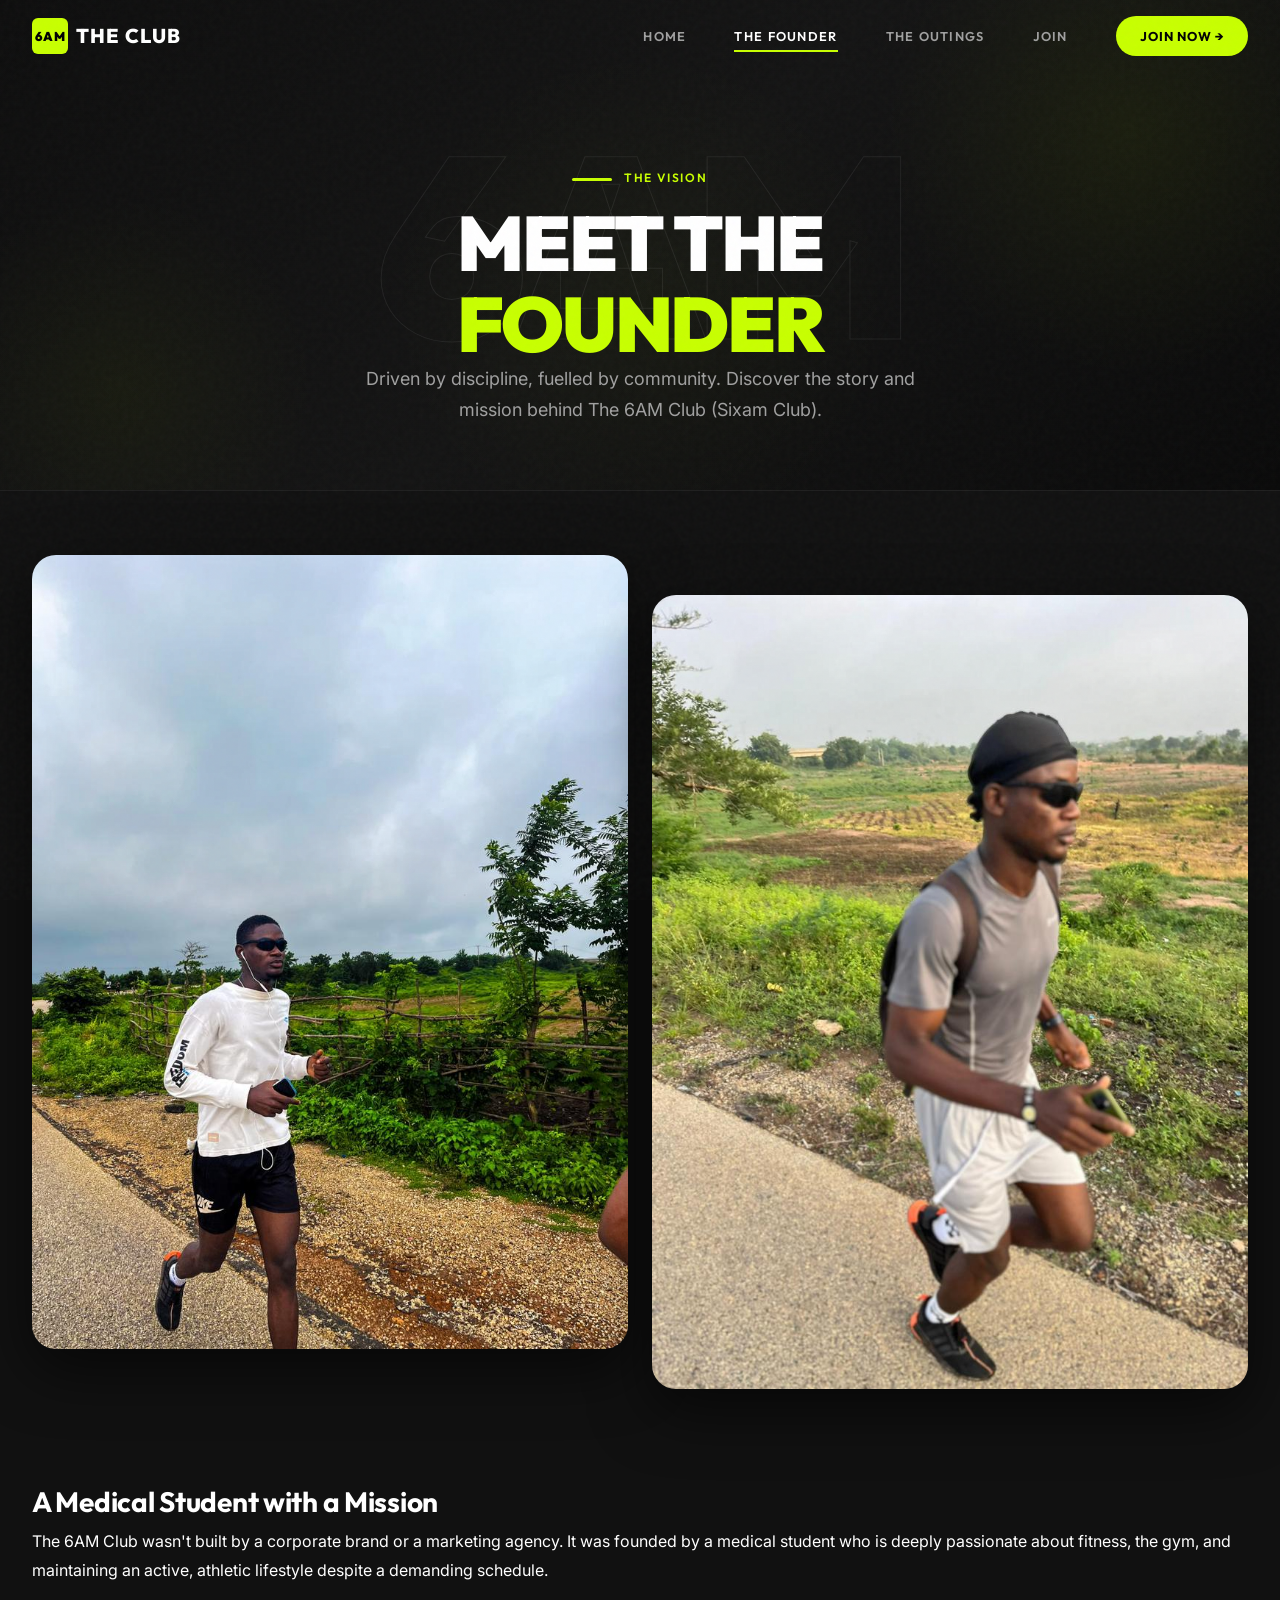
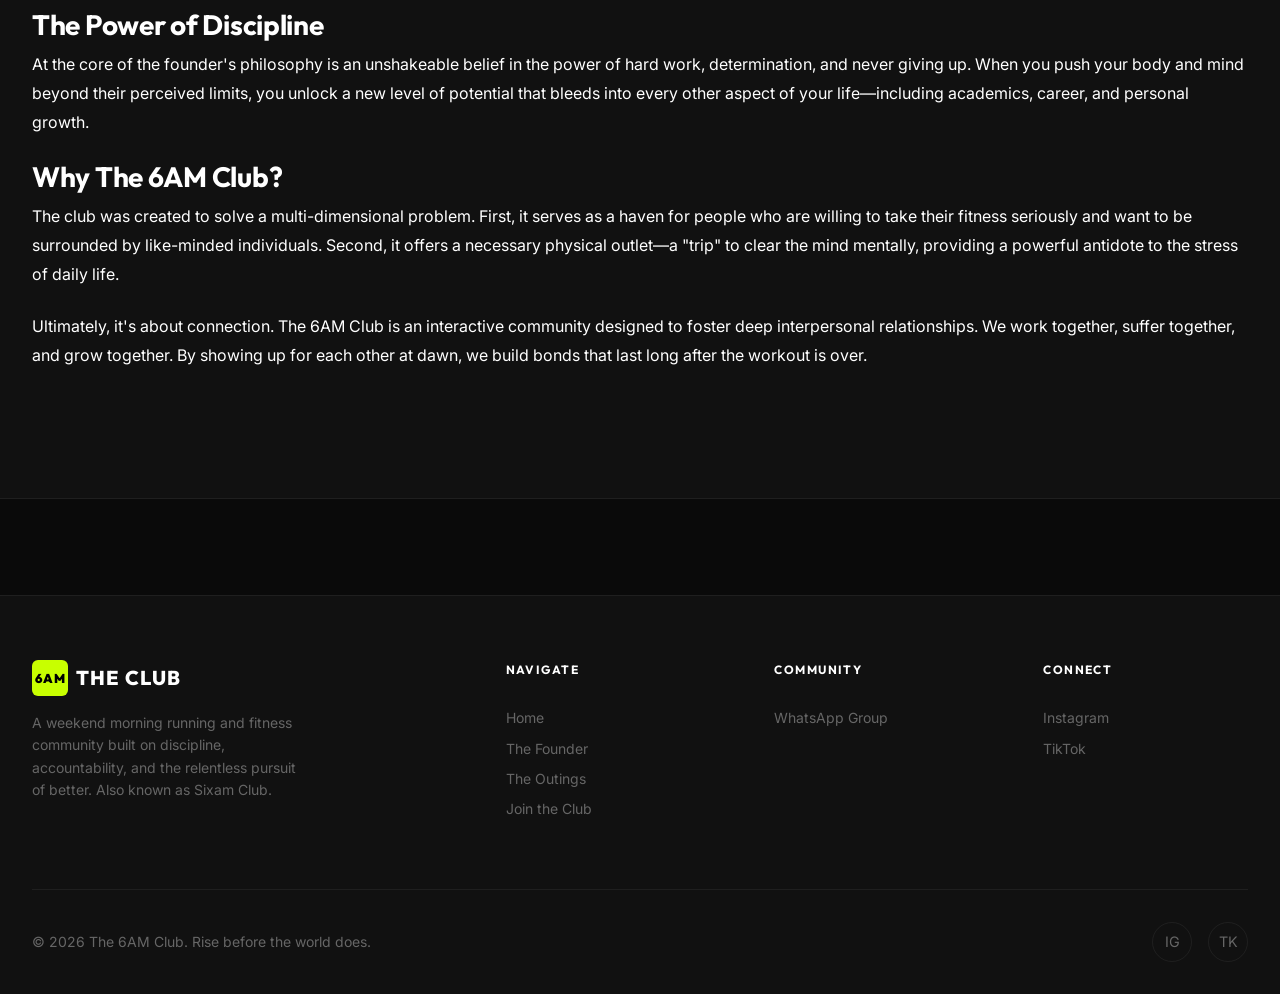
<file: about.html>
<!DOCTYPE html>
<html lang="en">
<head>
  <meta charset="UTF-8">
  <meta name="viewport" content="width=device-width, initial-scale=1.0">
  <title>The Founder — Sixamclub Nigeria | The 6AM Club Story</title>
  <meta name="description" content="Discover the story behind Sixamclub (The 6AM Club Nigeria) — founded by a medical student in Ogbomoso, Oyo State who turned early morning discipline into a thriving weekend running community.">
  <meta name="keywords" content="sixamclub founder, sixamclub, sixam club, sixam club running, the sixam club, The 6AM Club founder, The 6AM Club Nigeria, sixam club ogbomoso, ogbomoso runners, oyo state running club, medical student runner, running community story">
  <meta name="robots" content="index, follow, max-image-preview:large">
  <link rel="canonical" href="https://sixam-club.onrender.com/about.html">

  <!-- Open Graph / Facebook / WhatsApp -->
  <meta property="og:type" content="website">
  <meta property="og:url" content="https://sixam-club.onrender.com/about.html">
  <meta property="og:title" content="The Founder — Sixamclub Nigeria | The 6AM Club Story">
  <meta property="og:description" content="Discover the story behind Sixamclub (The 6AM Club Nigeria) — founded by a medical student in Ogbomoso, Oyo State who turned morning discipline into a movement.">
  <meta property="og:image" content="https://sixam-club.onrender.com/images/morning_run_hero.png">
  <meta property="og:site_name" content="Sixamclub — The 6AM Club Nigeria">

  <!-- Twitter / X -->
  <meta name="twitter:card" content="summary_large_image">
  <meta name="twitter:url" content="https://sixam-club.onrender.com/about.html">
  <meta name="twitter:title" content="The Founder — Sixamclub Nigeria | The 6AM Club Story">
  <meta name="twitter:description" content="Discover the story behind Sixamclub (The 6AM Club Nigeria) — turning early morning discipline into a thriving community in Ogbomoso, Oyo State.">
  <meta name="twitter:image" content="https://sixam-club.onrender.com/images/morning_run_hero.png">

  <link rel="stylesheet" href="styles.css?v=3">
  <!-- Favicons & Mobile Icons -->
  <link rel="icon" type="image/x-icon" href="favicon.ico?v=3">
  <link rel="icon" type="image/png" sizes="32x32" href="favicon-32x32.png?v=3">
  <link rel="icon" type="image/png" sizes="16x16" href="favicon-16x16.png?v=3">
  <link rel="apple-touch-icon" sizes="180x180" href="apple-touch-icon.png?v=3">
  <link rel="manifest" href="site.webmanifest?v=3">
  <meta name="apple-mobile-web-app-title" content="Sixamclub">
  <meta name="apple-mobile-web-app-capable" content="yes">
  <meta name="theme-color" content="#080808">

  <!-- Structured Data: AboutPage & Person -->
  <script type="application/ld+json">
  {
    "@context": "https://schema.org",
    "@type": "AboutPage",
    "name": "About The Founder — The 6AM Club Nigeria",
    "url": "https://sixam-club.onrender.com/about.html",
    "mainEntity": {
      "@type": "Person",
      "name": "Founder, The 6AM Club",
      "jobTitle": "Medical Student & Founder",
      "worksFor": {
        "@type": "SportsClub",
        "name": "The 6AM Club",
        "alternateName": [
          "Sixamclub",
          "Sixam Club",
          "The Sixam Club",
          "The 6AM Club Nigeria",
          "Six AM Club",
          "6AM Club"
        ],
        "url": "https://sixam-club.onrender.com/",
        "address": {
          "@type": "PostalAddress",
          "addressLocality": "Ogbomoso",
          "addressRegion": "Oyo State",
          "addressCountry": "NG"
        },
        "sameAs": [
          "https://www.instagram.com/the6amclubofficial?igsh=MTJhOTVyNnNjaHNzNw%3D%3D&utm_source=qr",
          "https://www.tiktok.com/@the6amclub0?_r=1&_t=ZS-97umuLSwM9n",
          "https://chat.whatsapp.com/JSNSmbFl1RS0CyjRu9prfk?s=cl&p=i&ilr=0&amv=2"
        ]
      }
    }
  }
  </script>
</head>
<body>

  <!-- Noise Texture -->
  <div class="noise-overlay" aria-hidden="true"></div>

  <!-- ==================== NAVIGATION ==================== -->
  <nav class="nav" id="main-nav">
    <div class="nav__inner">
      <a href="index.html" class="nav__logo" id="nav-logo">
        <span class="nav__logo-icon">6AM</span>
        THE CLUB
      </a>
      <div class="nav__links" id="nav-links">
        <a href="index.html" class="nav__link" id="nav-home">Home</a>
        <a href="about.html" class="nav__link nav__link--active" id="nav-about">The Founder</a>
        <a href="outings.html" class="nav__link" id="nav-outings">The Outings</a>
        <a href="join.html" class="nav__link" id="nav-join">Join</a>
        <a href="join.html" class="nav__cta" id="nav-cta-join">Join Now →</a>
      </div>
      <button class="nav__toggle" id="nav-toggle" aria-label="Toggle navigation">
        <span></span>
        <span></span>
        <span></span>
      </button>
    </div>
  </nav>

  <!-- ==================== HERO — FOUNDER ==================== -->
  <section class="join-hero" id="founder-hero" style="background: linear-gradient(135deg, #0e0e0e 0%, #141414 50%, #0a0a0a 100%); border-bottom: 1px solid var(--color-gray-800); position: relative; overflow: hidden; display: flex; align-items: center;">
    
    <!-- Accent glow orbs -->
    <div style="position: absolute; top: -120px; right: -100px; width: 500px; height: 500px; background: radial-gradient(circle, rgba(200,255,0,0.06) 0%, transparent 70%); pointer-events: none;"></div>
    <div style="position: absolute; bottom: -100px; left: -80px; width: 400px; height: 400px; background: radial-gradient(circle, rgba(200,255,0,0.04) 0%, transparent 70%); pointer-events: none;"></div>

    <!-- Large Text Logo Watermark — subtle white only, no color clash -->
    <div style="position: absolute; top: 50%; left: 50%; transform: translate(-50%, -50%); font-size: clamp(8rem, 20vw, 25rem); font-family: var(--font-display); font-weight: 900; color: transparent; -webkit-text-stroke: 1px rgba(255,255,255,0.07); white-space: nowrap; pointer-events: none; user-select: none; line-height: 1; letter-spacing: -0.05em;">
      6AM
    </div>
    
    <div class="container" style="position: relative; z-index: 2; width: 100%;">
      <div class="reveal">
        <span class="label" style="display: block; margin-bottom: var(--space-md);">
          <span class="accent-line"></span>
          The Vision
        </span>
      </div>
      <h1 class="heading-xl reveal reveal--delay-1">MEET THE<br><span class="text-accent">FOUNDER</span></h1>
      <p class="body-lg reveal reveal--delay-2 join-hero__desc">Driven by discipline, fuelled by community. Discover the story and mission behind The 6AM Club (Sixam Club).</p>
    </div>
  </section>

  <!-- ==================== FOUNDER STORY ==================== -->
  <section class="how-section" id="founder-story" style="padding-top: var(--space-3xl);">
    <div class="container">
      <div style="display: flex; flex-wrap: wrap; gap: var(--space-3xl); align-items: center;">
        
        <div class="founder-image reveal" style="flex: 1 1 100%; position: relative; width: 100%; margin: 0 auto 3rem auto;">
          <div style="display: grid; grid-template-columns: 1fr 1fr; gap: 24px; padding-bottom: 24px;">
            <img src="1.jpeg" alt="Founder of the 6AM Club" style="width: 100%; aspect-ratio: 3/4; object-fit: cover; border-radius: var(--radius-xl); box-shadow: 0 20px 60px rgba(0,0,0,0.6);">
            <img src="2.jpeg" alt="Founder of the 6AM Club" style="width: 100%; aspect-ratio: 3/4; object-fit: cover; border-radius: var(--radius-xl); box-shadow: 0 20px 60px rgba(0,0,0,0.6); transform: translateY(40px);">
          </div>
        </div>

        <div class="founder-text" style="flex: 1 1 400px; line-height: 1.8;">
          <h2 class="heading-md reveal" style="margin-bottom: var(--space-sm);">A Medical Student with a Mission</h2>
          <p class="reveal reveal--delay-1" style="margin-bottom: var(--space-lg); font-size: var(--text-lg); color: var(--color-gray-300);">
            The 6AM Club wasn't built by a corporate brand or a marketing agency. It was founded by a medical student who is deeply passionate about fitness, the gym, and maintaining an active, athletic lifestyle despite a demanding schedule.
          </p>

          <h2 class="heading-md reveal" style="margin-bottom: var(--space-sm);">The Power of Discipline</h2>
          <p class="reveal reveal--delay-1" style="margin-bottom: var(--space-lg); font-size: var(--text-lg); color: var(--color-gray-300);">
            At the core of the founder's philosophy is an unshakeable belief in the power of hard work, determination, and never giving up. When you push your body and mind beyond their perceived limits, you unlock a new level of potential that bleeds into every other aspect of your life—including academics, career, and personal growth.
          </p>

          <h2 class="heading-md reveal" style="margin-bottom: var(--space-sm);">Why The 6AM Club?</h2>
          <p class="reveal reveal--delay-1" style="margin-bottom: var(--space-lg); font-size: var(--text-lg); color: var(--color-gray-300);">
            The club was created to solve a multi-dimensional problem. First, it serves as a haven for people who are willing to take their fitness seriously and want to be surrounded by like-minded individuals. Second, it offers a necessary physical outlet—a "trip" to clear the mind mentally, providing a powerful antidote to the stress of daily life.
          </p>

          <p class="reveal reveal--delay-2" style="font-size: var(--text-lg); color: var(--color-gray-300);">
            Ultimately, it's about connection. The 6AM Club is an interactive community designed to foster deep interpersonal relationships. We work together, suffer together, and grow together. By showing up for each other at dawn, we build bonds that last long after the workout is over.
          </p>
        </div>

      </div>
    </div>
  </section>

  <!-- ==================== FOOTER ==================== -->
  <footer class="footer" id="footer" style="margin-top: var(--space-4xl);">
    <div class="container">
      <div class="footer__inner">
        <div class="footer__brand">
          <div class="nav__logo">
            <span class="nav__logo-icon">6AM</span>
            THE CLUB
          </div>
          <p class="footer__brand-desc">A weekend morning running and fitness community built on discipline, accountability, and the relentless pursuit of better. Also known as Sixam Club.</p>
        </div>
        <div class="footer__col">
          <h4 class="footer__heading">Navigate</h4>
          <a href="index.html" class="footer__link">Home</a>
          <a href="about.html" class="footer__link">The Founder</a>
          <a href="outings.html" class="footer__link">The Outings</a>
          <a href="join.html" class="footer__link">Join the Club</a>
        </div>
        <div class="footer__col">
          <h4 class="footer__heading">Community</h4>
          <a href="https://chat.whatsapp.com/JSNSmbFl1RS0CyjRu9prfk?s=cl&p=i&ilr=0&amv=2" class="footer__link" target="_blank" rel="noopener noreferrer">WhatsApp Group</a>
        </div>
        <div class="footer__col">
          <h4 class="footer__heading">Connect</h4>
          <a href="https://www.instagram.com/the6amclubofficial?igsh=MTJhOTVyNnNjaHNzNw%3D%3D&utm_source=qr" target="_blank" class="footer__link">Instagram</a>
          <a href="https://www.tiktok.com/@the6amclub0?_r=1&_t=ZS-97umuLSwM9n" target="_blank" class="footer__link">TikTok</a>
        </div>
      </div>
      <div class="footer__bottom">
        <p class="body-sm">© 2026 The 6AM Club. Rise before the world does.</p>
        <div class="footer__social">
          <a href="https://www.instagram.com/the6amclubofficial?igsh=MTJhOTVyNnNjaHNzNw%3D%3D&utm_source=qr" target="_blank" class="footer__social-link" aria-label="Instagram" id="social-ig">IG</a>
          <a href="https://www.tiktok.com/@the6amclub0?_r=1&_t=ZS-97umuLSwM9n" target="_blank" class="footer__social-link" aria-label="TikTok" id="social-tk">TK</a>
        </div>
      </div>
    </div>
  </footer>

  <script src="app.js?v=2"></script>
</body>
</html>
</file>
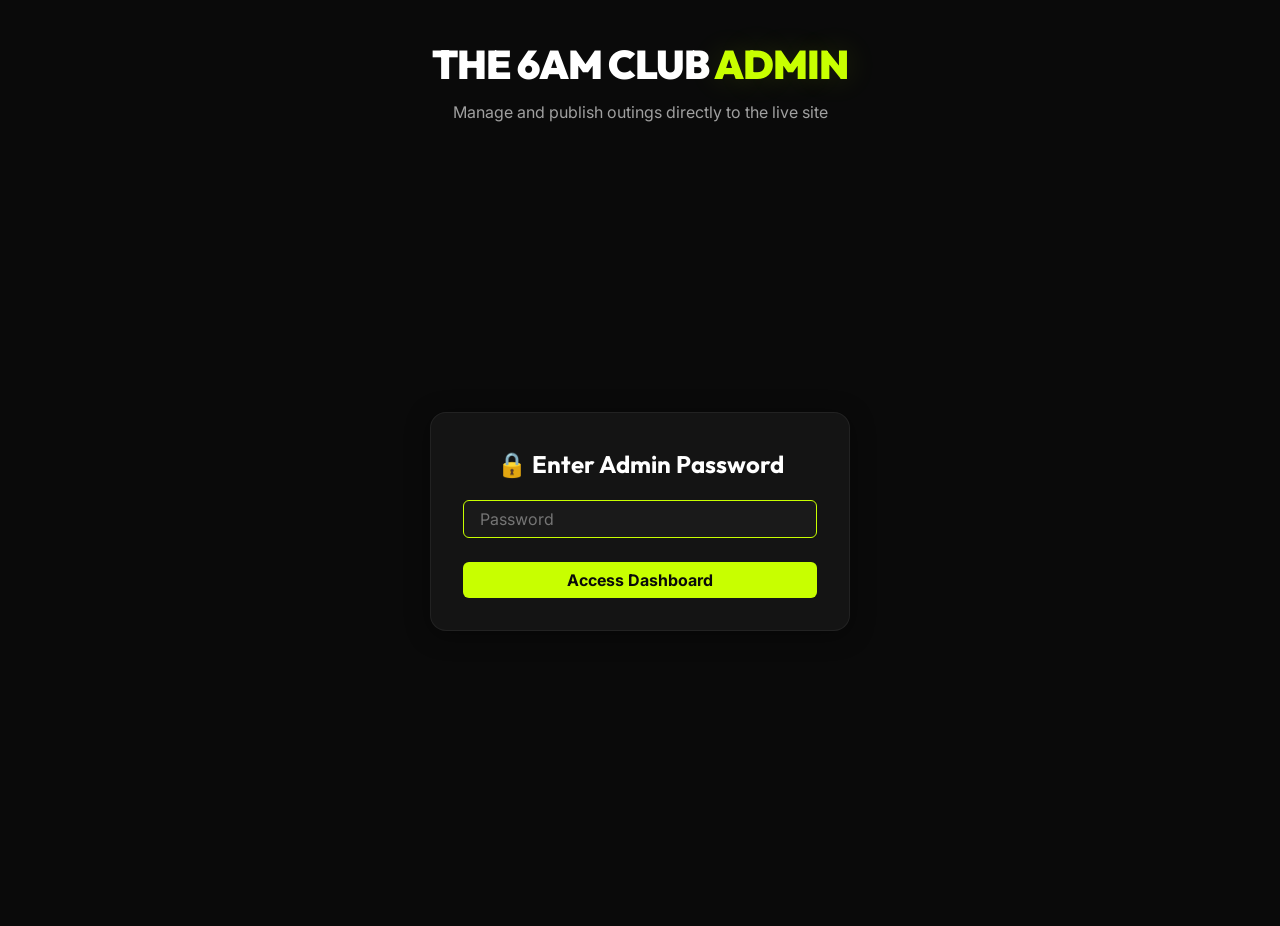
<file: admin.html>
<!DOCTYPE html>
<html lang="en">
<head>
  <meta charset="UTF-8">
  <meta name="viewport" content="width=device-width, initial-scale=1.0">
  <title>Admin Dashboard — The 6AM Club</title>
  <link rel="stylesheet" href="styles.css?v=2">
  <!-- Favicons & Mobile Icons -->
  <link rel="icon" type="image/x-icon" href="favicon.ico?v=3">
  <link rel="icon" type="image/png" sizes="32x32" href="favicon-32x32.png?v=3">
  <link rel="icon" type="image/png" sizes="16x16" href="favicon-16x16.png?v=3">
  <link rel="apple-touch-icon" sizes="180x180" href="apple-touch-icon.png?v=3">
  <link rel="manifest" href="site.webmanifest?v=3">
  <meta name="apple-mobile-web-app-title" content="6AM Club">
  <meta name="apple-mobile-web-app-capable" content="yes">
  <meta name="theme-color" content="#080808">
  <style>
    /* Admin Specific Styling extending the Design System */
    body {
      display: flex;
      flex-direction: column;
      min-height: 100vh;
      background-color: var(--color-bg-primary);
      font-family: var(--font-body);
    }

    .admin-container {
      max-width: 1200px;
      width: 100%;
      margin: 0 auto;
      padding: var(--space-xl) var(--space-md);
      flex: 1;
    }

    .header-section {
      text-align: center;
      margin-bottom: var(--space-2xl);
    }

    .header-logo {
      font-family: var(--font-display);
      font-size: 2.5rem;
      font-weight: 900;
      letter-spacing: -1px;
      text-transform: uppercase;
      margin-bottom: var(--space-xs);
    }

    .header-logo span {
      color: var(--color-accent);
      text-shadow: var(--shadow-glow);
    }

    /* Glassmorphism Card System */
    .admin-card {
      background: var(--color-bg-card);
      border: 1px solid var(--color-border);
      border-radius: var(--radius-lg);
      padding: var(--space-xl);
      margin-bottom: var(--space-lg);
      box-shadow: var(--shadow-card);
      transition: border-color var(--transition-base), box-shadow var(--transition-base);
    }

    .admin-card:hover {
      border-color: var(--color-border-hover);
    }

    .card-title {
      font-family: var(--font-display);
      font-size: 1.5rem;
      font-weight: 700;
      margin-bottom: var(--space-md);
      display: flex;
      align-items: center;
      gap: var(--space-sm);
    }

    /* Form Styles */
    .form-group {
      margin-bottom: var(--space-lg);
    }

    .form-group label {
      display: block;
      font-size: 0.875rem;
      font-weight: 600;
      color: var(--color-text-secondary);
      margin-bottom: var(--space-xs);
    }

    .form-control {
      width: 100%;
      background: var(--color-bg-tertiary);
      border: 1px solid var(--color-border);
      border-radius: var(--radius-sm);
      padding: var(--space-sm) var(--space-md);
      color: var(--color-text-primary);
      font-family: var(--font-body);
      font-size: 1rem;
      transition: border-color var(--transition-fast);
    }

    .form-control:focus {
      outline: none;
      border-color: var(--color-accent);
    }

    /* Buttons */
    .btn-admin {
      display: inline-flex;
      align-items: center;
      justify-content: center;
      background: var(--color-accent);
      color: var(--color-bg-primary);
      font-weight: 700;
      border: none;
      border-radius: var(--radius-sm);
      padding: var(--space-sm) var(--space-lg);
      cursor: pointer;
      font-family: var(--font-body);
      font-size: 1rem;
      transition: background var(--transition-fast), transform var(--transition-fast), opacity var(--transition-fast);
      gap: var(--space-sm);
    }

    .btn-admin:hover {
      background: var(--color-accent-hover);
      transform: translateY(-2px);
    }

    .btn-admin:disabled {
      background: var(--color-bg-tertiary);
      color: var(--color-text-muted);
      cursor: not-allowed;
      transform: none;
      border: 1px solid var(--color-border);
    }

    .btn-danger {
      background: var(--color-danger);
      color: #fff;
    }

    .btn-danger:hover {
      background: #ff2222;
    }

    /* Login Screen */
    .login-wrapper {
      display: flex;
      justify-content: center;
      align-items: center;
      min-height: 80vh;
    }

    .login-card {
      width: 100%;
      max-width: 420px;
    }

    /* Grid dashboard */
    .dashboard-grid {
      display: grid;
      grid-template-columns: 1fr 1fr;
      gap: var(--space-lg);
    }

    @media (max-width: 900px) {
      .dashboard-grid {
        grid-template-columns: 1fr;
      }
    }

    /* Status Badges */
    .status-badge {
      display: inline-flex;
      align-items: center;
      padding: 4px 8px;
      border-radius: var(--radius-sm);
      font-size: 0.75rem;
      font-weight: 700;
      text-transform: uppercase;
      gap: 4px;
    }

    .status-disconnected {
      background: rgba(255, 68, 68, 0.15);
      color: var(--color-danger);
      border: 1px solid rgba(255, 68, 68, 0.3);
    }

    .status-connected {
      background: rgba(0, 255, 136, 0.15);
      color: var(--color-success);
      border: 1px solid rgba(0, 255, 136, 0.3);
    }

    /* Category Toggle Switches */
    .category-selector {
      display: flex;
      background: var(--color-bg-tertiary);
      border-radius: var(--radius-sm);
      padding: 4px;
      border: 1px solid var(--color-border);
    }

    .category-option {
      flex: 1;
      text-align: center;
      padding: var(--space-sm);
      cursor: pointer;
      font-weight: 700;
      border-radius: var(--radius-sm);
      transition: background var(--transition-fast), color var(--transition-fast);
      user-select: none;
    }

    .category-option.active {
      background: var(--color-accent);
      color: var(--color-bg-primary);
    }

    /* Guidelines List */
    .guide-item {
      display: flex;
      align-items: flex-start;
      gap: var(--space-sm);
      margin-bottom: var(--space-sm);
      font-size: 0.9rem;
    }

    .guide-badge {
      font-size: 0.7rem;
      padding: 2px 6px;
      border-radius: 4px;
      font-weight: 800;
      white-space: nowrap;
      margin-top: 2px;
    }

    .guide-green { background: #00ff88; color: #000; }
    .guide-yellow { background: #ffbb00; color: #000; }
    .guide-red { background: #ff4444; color: #fff; }

    /* Upload Slots Grid */
    .upload-grid {
      display: grid;
      grid-template-columns: 1fr 1fr;
      gap: var(--space-md);
      margin-top: var(--space-md);
    }

    @media (max-width: 600px) {
      .upload-grid {
        grid-template-columns: 1fr;
      }
    }

    .upload-slot {
      border: 2px dashed var(--color-border);
      border-radius: var(--radius-md);
      padding: var(--space-md);
      text-align: center;
      cursor: pointer;
      transition: background var(--transition-fast), border-color var(--transition-fast);
      position: relative;
      background: rgba(255, 255, 255, 0.01);
      min-height: 160px;
      display: flex;
      flex-direction: column;
      justify-content: center;
      align-items: center;
      gap: var(--space-sm);
    }

    .upload-slot:hover {
      border-color: var(--color-accent);
      background: rgba(200, 255, 0, 0.02);
    }

    .upload-slot.drag-over {
      border-color: var(--color-accent);
      background: rgba(200, 255, 0, 0.08);
    }

    .upload-slot input[type="file"] {
      display: none;
    }

    .preview-img {
      max-width: 100%;
      max-height: 100px;
      border-radius: var(--radius-sm);
      object-fit: cover;
      margin-bottom: var(--space-xs);
    }

    .slot-meta {
      font-size: 0.75rem;
      color: var(--color-text-secondary);
      max-width: 100%;
      overflow: hidden;
      text-overflow: ellipsis;
      white-space: nowrap;
    }

    .slot-badge {
      position: absolute;
      top: var(--space-sm);
      right: var(--space-sm);
      font-size: 0.65rem;
      padding: 2px 6px;
      border-radius: 4px;
      font-weight: 700;
    }

    .remove-btn {
      position: absolute;
      bottom: var(--space-sm);
      right: var(--space-sm);
      background: rgba(255, 68, 68, 0.2);
      color: var(--color-danger);
      border: 1px solid rgba(255, 68, 68, 0.3);
      padding: 2px 6px;
      border-radius: 4px;
      font-size: 0.7rem;
      font-weight: 700;
      cursor: pointer;
    }

    .remove-btn:hover {
      background: var(--color-danger);
      color: #fff;
    }

    /* Readiness Bar */
    .readiness-container {
      display: flex;
      align-items: center;
      justify-content: space-between;
      margin-top: var(--space-lg);
      padding: var(--space-md);
      background: var(--color-bg-tertiary);
      border-radius: var(--radius-sm);
      border: 1px solid var(--color-border);
    }

    .readiness-dots {
      display: flex;
      gap: var(--space-sm);
    }

    .readiness-dot {
      width: 16px;
      height: 16px;
      border-radius: 50%;
      background: var(--color-border);
      transition: background var(--transition-fast), box-shadow var(--transition-fast);
    }

    .readiness-dot.ready {
      background: var(--color-success);
      box-shadow: 0 0 8px var(--color-success);
    }

    .readiness-dot.warning {
      background: #ffbb00;
      box-shadow: 0 0 8px #ffbb00;
    }

    .readiness-dot.error {
      background: var(--color-danger);
      box-shadow: 0 0 8px var(--color-danger);
    }

    /* Publishing Progress Logs */
    .log-container {
      background: #000;
      border-radius: var(--radius-sm);
      padding: var(--space-md);
      font-family: monospace;
      font-size: 0.85rem;
      color: #00ff88;
      max-height: 200px;
      overflow-y: auto;
      border: 1px solid var(--color-border);
      margin-top: var(--space-md);
    }

    .log-line {
      margin-bottom: var(--space-xs);
    }

    .log-line.error {
      color: var(--color-danger);
    }

    /* Progress bar */
    .progress-bar-outer {
      width: 100%;
      height: 6px;
      background: var(--color-bg-tertiary);
      border-radius: var(--radius-full);
      overflow: hidden;
      margin-top: var(--space-sm);
    }

    .progress-bar-inner {
      height: 100%;
      width: 0%;
      background: var(--color-accent);
      box-shadow: var(--shadow-glow);
      transition: width var(--transition-base);
    }

    /* Success state card */
    .success-card {
      background: rgba(0, 255, 136, 0.05);
      border: 1px solid rgba(0, 255, 136, 0.2);
      border-radius: var(--radius-lg);
      padding: var(--space-xl);
      text-align: center;
      margin-top: var(--space-lg);
      display: none;
    }

    .success-icon {
      font-size: 3rem;
      margin-bottom: var(--space-md);
    }

    /* Mode Selector */
    .mode-selector {
      display: flex;
      gap: var(--space-sm);
      margin-bottom: var(--space-lg);
      background: var(--color-bg-secondary);
      padding: var(--space-xs);
      border-radius: var(--radius-md);
      overflow-x: auto;
    }
    
    .mode-btn {
      flex: 1;
      padding: var(--space-sm) var(--space-md);
      background: transparent;
      border: 1px solid transparent;
      color: var(--color-text-secondary);
      border-radius: var(--radius-sm);
      font-weight: 600;
      font-size: 0.9rem;
      cursor: pointer;
      transition: all 0.2s ease;
      white-space: nowrap;
    }

    .mode-btn.active {
      background: var(--color-bg-primary);
      color: var(--color-text-primary);
      border-color: var(--color-border);
      box-shadow: var(--shadow-sm);
    }

    .mode-btn:hover:not(.active) {
      background: rgba(255, 255, 255, 0.05);
    }

    /* Info / Warning Box */
    .status-msg-box {
      margin-top: var(--space-sm);
      padding: var(--space-sm) var(--space-md);
      border-radius: var(--radius-sm);
      font-size: 0.85rem;
      font-weight: 600;
      display: none;
    }
    .status-msg-box.error {
      background: rgba(255, 68, 68, 0.1);
      color: #ff4444;
      border: 1px solid rgba(255, 68, 68, 0.2);
    }
    .status-msg-box.info {
      background: rgba(0, 255, 136, 0.1);
      color: var(--color-accent);
      border: 1px solid rgba(0, 255, 136, 0.2);
    }
  </style>
</head>
<body>

  <div class="admin-container">
    <div class="header-section">
      <h1 class="header-logo">The 6AM Club <span>Admin</span></h1>
      <p style="color: var(--color-text-secondary)">Manage and publish outings directly to the live site</p>
    </div>

    <!-- 1. LOGIN SCREEN -->
    <div id="login-screen" class="login-wrapper">
      <div class="admin-card login-card">
        <h2 class="card-title" style="justify-content: center;">🔒 Enter Admin Password</h2>
        <form id="login-form" onsubmit="handleLogin(event)">
          <div class="form-group">
            <input type="password" id="admin-password" class="form-control" placeholder="Password" required autofocus autocomplete="current-password">
          </div>
          <div id="login-error" style="color: var(--color-danger); font-size: 0.875rem; margin-top: -10px; margin-bottom: 10px; display: none;">
            Incorrect password. Try again.
          </div>
          <button type="submit" class="btn-admin" style="width: 100%;">Access Dashboard</button>
        </form>
      </div>
    </div>

    <!-- 2. DASHBOARD PANEL (HIDDEN BY DEFAULT) -->
    <div id="dashboard-panel" style="display: none;">
      
      <!-- MODE SELECTOR -->
      <div class="mode-selector">
        <button id="mode-add" class="mode-btn active" onclick="setMode('add')">➕ Add New Week</button>
        <button id="mode-overwrite" class="mode-btn" onclick="setMode('overwrite')">🔄 Overwrite Old Week</button>
        <button id="mode-delete" class="mode-btn" onclick="setMode('delete')">🗑️ Delete a Week</button>
      </div>

      <!-- Top Row Dashboard Grid -->
      <div class="dashboard-grid">
        
        <!-- Outing Week Information & Guidelines -->
        <div class="admin-card">
          <h2 class="card-title">📅 Outing details</h2>
          <div class="form-group">
            <label for="outing-week">Week Number</label>
            <input type="number" id="outing-week" class="form-control" min="1" placeholder="e.g. 11">
            <div id="week-status-msg" class="status-msg-box"></div>
          </div>
          <div id="category-section" class="form-group">
            <label>Outing Category</label>
            <div class="category-selector">
              <div id="cat-run" class="category-option active" onclick="setCategory('run')">🏃‍♂️ Run</div>
              <div id="cat-fitness" class="category-option" onclick="setCategory('fitness')">💪 Fitness</div>
            </div>
          </div>
        </div>

        <!-- Photo Upload Guidelines -->
        <div class="admin-card">
          <h2 class="card-title">📸 Photo Upload Guidelines</h2>
          <div class="guide-item">
            <span class="guide-badge guide-green">GREEN</span>
            <span>Under 500KB - <strong>Perfect!</strong> Fast load times for mobile users.</span>
          </div>
          <div class="guide-item">
            <span class="guide-badge guide-yellow">YELLOW</span>
            <span>500KB to 1.5MB - Works, but we'll try to auto-compress it for you.</span>
          </div>
          <div class="guide-item">
            <span class="guide-badge guide-red">RED</span>
            <span>Over 1.5MB - Cannot upload, please compress first.</span>
          </div>
        </div>

      </div>

      <!-- Collapsible Developer Settings -->
      <details style="margin-bottom: var(--space-lg); border: 1px dashed var(--color-border); border-radius: var(--radius-md); padding: var(--space-md); background: rgba(255,255,255,0.01);">
        <summary style="cursor: pointer; font-size: 0.9rem; font-weight: 700; color: var(--color-text-secondary); outline: none; user-select: none;">
          ⚙️ Developer Settings (GitHub Connection Setup)
          <span id="conn-badge" class="status-badge status-disconnected" style="margin-left: var(--space-sm);">🔴 Disconnected</span>
        </summary>
        <div style="margin-top: var(--space-md);">
          <p style="font-size: 0.85rem; color: var(--color-text-secondary); margin-bottom: var(--space-md);">
            This connection only needs to be configured once per browser. Enter a GitHub token so the site can update automatically.
          </p>
          <div class="form-group">
            <label for="gh-token">Personal Access Token (PAT)</label>
            <input type="password" id="gh-token" class="form-control" placeholder="ghp_xxxxxxxxxxxxxxxxxxxx">
          </div>
          <div class="form-group">
            <label for="gh-owner">Repository Owner</label>
            <input type="text" id="gh-owner" class="form-control" value="olabodedamilare970-lgtm">
          </div>
          <div class="form-group">
            <label for="gh-repo">Repository Name</label>
            <input type="text" id="gh-repo" class="form-control" value="6am-club">
          </div>
          <div style="display: flex; gap: var(--space-sm)">
            <button onclick="saveAndTestConfig()" class="btn-admin">Save & Test Connection</button>
            <button onclick="clearConfig()" class="btn-admin btn-danger">Clear Token</button>
          </div>
        </div>
      </details>


      <!-- Image Upload Grid -->
      <div id="upload-section" class="admin-card">
        <h2 class="card-title">🖼️ Upload Outing Photos (Up to 6 Photos)</h2>
        <div class="upload-grid">
          
          <!-- Slot 1 -->
          <div class="upload-slot" id="slot-1" ondragover="handleDragOver(event)" ondragleave="handleDragLeave(event)" ondrop="handleDrop(event, 1)" onclick="triggerInput(1)">
            <span class="slot-badge" id="badge-1">Empty</span>
            <input type="file" id="file-1" accept="image/*" onchange="handleFileSelect(event, 1)">
            <div class="slot-content" id="content-1">
              <span style="font-size: 2rem;">📸</span>
              <p style="font-size: 0.9rem; margin-top: 5px; font-weight: 600;">Photo 1</p>
              <p style="font-size: 0.75rem; color: var(--color-text-secondary);">Click or drag image here</p>
            </div>
          </div>

          <!-- Slot 2 -->
          <div class="upload-slot" id="slot-2" ondragover="handleDragOver(event)" ondragleave="handleDragLeave(event)" ondrop="handleDrop(event, 2)" onclick="triggerInput(2)">
            <span class="slot-badge" id="badge-2">Empty</span>
            <input type="file" id="file-2" accept="image/*" onchange="handleFileSelect(event, 2)">
            <div class="slot-content" id="content-2">
              <span style="font-size: 2rem;">📸</span>
              <p style="font-size: 0.9rem; margin-top: 5px; font-weight: 600;">Photo 2</p>
              <p style="font-size: 0.75rem; color: var(--color-text-secondary);">Click or drag image here</p>
            </div>
          </div>

          <!-- Slot 3 -->
          <div class="upload-slot" id="slot-3" ondragover="handleDragOver(event)" ondragleave="handleDragLeave(event)" ondrop="handleDrop(event, 3)" onclick="triggerInput(3)">
            <span class="slot-badge" id="badge-3">Empty</span>
            <input type="file" id="file-3" accept="image/*" onchange="handleFileSelect(event, 3)">
            <div class="slot-content" id="content-3">
              <span style="font-size: 2rem;">📸</span>
              <p style="font-size: 0.9rem; margin-top: 5px; font-weight: 600;">Photo 3</p>
              <p style="font-size: 0.75rem; color: var(--color-text-secondary);">Click or drag image here</p>
            </div>
          </div>

          <!-- Slot 4 -->
          <div class="upload-slot" id="slot-4" ondragover="handleDragOver(event)" ondragleave="handleDragLeave(event)" ondrop="handleDrop(event, 4)" onclick="triggerInput(4)">
            <span class="slot-badge" id="badge-4">Empty</span>
            <input type="file" id="file-4" accept="image/*" onchange="handleFileSelect(event, 4)">
            <div class="slot-content" id="content-4">
              <span style="font-size: 2rem;">📸</span>
              <p style="font-size: 0.9rem; margin-top: 5px; font-weight: 600;">Photo 4</p>
              <p style="font-size: 0.75rem; color: var(--color-text-secondary);">Click or drag image here</p>
            </div>
          </div>

          <!-- Slot 5 -->
          <div class="upload-slot" id="slot-5" ondragover="handleDragOver(event)" ondragleave="handleDragLeave(event)" ondrop="handleDrop(event, 5)" onclick="triggerInput(5)">
            <span class="slot-badge" id="badge-5">Empty</span>
            <input type="file" id="file-5" accept="image/*" onchange="handleFileSelect(event, 5)">
            <div class="slot-content" id="content-5">
              <span style="font-size: 2rem;">📸</span>
              <p style="font-size: 0.9rem; margin-top: 5px; font-weight: 600;">Photo 5</p>
              <p style="font-size: 0.75rem; color: var(--color-text-secondary);">Click or drag image here</p>
            </div>
          </div>

          <!-- Slot 6 -->
          <div class="upload-slot" id="slot-6" ondragover="handleDragOver(event)" ondragleave="handleDragLeave(event)" ondrop="handleDrop(event, 6)" onclick="triggerInput(6)">
            <span class="slot-badge" id="badge-6">Empty</span>
            <input type="file" id="file-6" accept="image/*" onchange="handleFileSelect(event, 6)">
            <div class="slot-content" id="content-6">
              <span style="font-size: 2rem;">📸</span>
              <p style="font-size: 0.9rem; margin-top: 5px; font-weight: 600;">Photo 6</p>
              <p style="font-size: 0.75rem; color: var(--color-text-secondary);">Click or drag image here</p>
            </div>
          </div>

        </div>

      </div>

      <!-- Action Button (always visible, outside upload-section) -->
      <div class="readiness-container">
        <div id="readiness-dots-wrapper" style="display: flex; align-items: center; gap: var(--space-md);">
          <span style="font-weight: 700; font-size: 0.9rem;">Upload Readiness:</span>
          <div class="readiness-dots">
            <div id="dot-1" class="readiness-dot"></div>
            <div id="dot-2" class="readiness-dot"></div>
            <div id="dot-3" class="readiness-dot"></div>
            <div id="dot-4" class="readiness-dot"></div>
            <div id="dot-5" class="readiness-dot"></div>
            <div id="dot-6" class="readiness-dot"></div>
          </div>
        </div>
        
        <div style="display: flex; gap: var(--space-sm);">
          <button id="action-btn" onclick="executeAction()" class="btn-admin" disabled>
            🚀 Publish New Week
          </button>
        </div>
      </div>

      <!-- Progress Tracker Details -->
      <div id="publish-progress-section" style="display: none; margin-top: var(--space-lg);">
          <div style="display: flex; justify-content: space-between; font-size: 0.85rem; font-weight: bold; margin-bottom: 5px;">
            <span>Publishing Progress</span>
            <span id="progress-percent">0%</span>
          </div>
          <div class="progress-bar-outer">
            <div id="progress-bar" class="progress-bar-inner"></div>
          </div>
          <div id="log-console" class="log-container">
            <div class="log-line">Console initialized. Ready to upload.</div>
          </div>
        </div>

        <!-- Success Banner -->
        <div id="success-banner" class="success-card">
          <div class="success-icon">🎉</div>
          <h3 style="font-family: var(--font-display); font-size: 1.5rem; color: var(--color-success); margin-bottom: var(--space-xs);">Successfully Published!</h3>
          <p style="color: var(--color-text-secondary); margin-bottom: var(--space-md);">
            Images uploaded and outings config file updated.
          </p>
          <div style="background: rgba(255, 255, 255, 0.03); border: 1px solid var(--color-border); border-radius: var(--radius-sm); padding: var(--space-sm); font-size: 0.875rem; color: var(--color-accent); display: inline-block;">
            ⏳ Render auto-deploy triggered. The new outing will appear live in ~2 minutes!
          </div>
        </div>

      </div>

    </div>
  </div>

  <script src="outings-data.js?v=2"></script>
  <script>
    const MAX_DIM = 800; // Resize large dimension to 800px max
    let passwordSessionKey = '6amclub_admin_logged_in';
    let slotFiles = { 1: null, 2: null, 3: null, 4: null, 5: null, 6: null };
    let currentCategory = 'run';
    let isConnected = false;
    let currentMode = 'add'; // 'add', 'overwrite', 'delete'

    let gitConfig = {
      token: '',
      owner: 'olabodedamilare970-lgtm', // Replace with dynamic if needed
      repo: '6am-club'
    };

    function setMode(mode) {
      currentMode = mode;
      
      // Update toggle UI
      document.getElementById('mode-add').classList.remove('active');
      document.getElementById('mode-overwrite').classList.remove('active');
      document.getElementById('mode-delete').classList.remove('active');
      document.getElementById(`mode-${mode}`).classList.add('active');

      // Update Section Visibility
      const categorySection = document.getElementById('category-section');
      const uploadSection = document.getElementById('upload-section');
      const actionBtn = document.getElementById('action-btn');
      const readinessDots = document.getElementById('readiness-dots-wrapper');

      if (mode === 'add') {
        categorySection.style.display = 'block';
        uploadSection.style.display = 'block';
        readinessDots.style.visibility = 'visible';
        actionBtn.innerHTML = '🚀 Publish New Week';
        actionBtn.style.background = 'var(--color-accent)';
      } else if (mode === 'overwrite') {
        categorySection.style.display = 'block';
        uploadSection.style.display = 'block';
        readinessDots.style.visibility = 'visible';
        actionBtn.innerHTML = '🔄 Overwrite Week';
        actionBtn.style.background = '#f5a623'; // warning orange
      } else if (mode === 'delete') {
        categorySection.style.display = 'none';
        uploadSection.style.display = 'none';
        readinessDots.style.visibility = 'hidden';
        actionBtn.innerHTML = '🗑️ Permanently Delete Week';
        actionBtn.style.background = '#ff4444'; // danger red
      }

      // Re-trigger validation
      const weekInput = document.getElementById('outing-week');
      if (weekInput.value) {
        weekInput.dispatchEvent(new Event('input'));
      } else {
        validateFormState();
      }
    }

    async function executeAction() {
      if (currentMode === 'delete') {
        await deleteOuting();
      } else {
        await publishOuting();
      }
    }

    // Default password check
    window.addEventListener('load', () => {
      // Check session
      if (sessionStorage.getItem(passwordSessionKey) === 'true') {
        showDashboard();
      }

      // Load config from localStorage
      const savedToken = localStorage.getItem('6am_gh_token');
      const savedOwner = localStorage.getItem('6am_gh_owner') || 'olabodedamilare970-lgtm';
      const savedRepo = localStorage.getItem('6am_gh_repo') || '6am-club';

      if (savedToken) {
        document.getElementById('gh-token').value = savedToken;
        gitConfig.token = savedToken;
      }
      document.getElementById('gh-owner').value = savedOwner;
      document.getElementById('gh-repo').value = savedRepo;
      gitConfig.owner = savedOwner;
      gitConfig.repo = savedRepo;

      if (savedToken) {
        testGitHubConnection();
      }

      // Auto-populate next week number
      if (typeof OUTINGS_DATA !== 'undefined' && OUTINGS_DATA.length > 0) {
        const maxWeek = Math.max(...OUTINGS_DATA.map(o => o.week));
        document.getElementById('outing-week').value = maxWeek + 1;
      } else {
        document.getElementById('outing-week').value = 1;
      }

      // Add dynamic verification listener to required fields
      document.getElementById('outing-week').addEventListener('input', validateFormState);
    });

    function handleLogin(e) {
      e.preventDefault();
      const pw = document.getElementById('admin-password').value;
      if (pw === '6amclub2025') {
        sessionStorage.setItem(passwordSessionKey, 'true');
        document.getElementById('login-error').style.display = 'none';
        showDashboard();
      } else {
        document.getElementById('login-error').style.display = 'block';
      }
    }

    function showDashboard() {
      document.getElementById('login-screen').style.display = 'none';
      document.getElementById('dashboard-panel').style.display = 'block';
    }

    function setCategory(cat) {
      currentCategory = cat;
      document.getElementById('cat-run').classList.toggle('active', cat === 'run');
      document.getElementById('cat-fitness').classList.toggle('active', cat === 'fitness');
      validateFormState();
    }

    // Save and Test GitHub Configuration
    async function saveAndTestConfig() {
      const token = document.getElementById('gh-token').value.trim();
      const owner = document.getElementById('gh-owner').value.trim();
      const repo = document.getElementById('gh-repo').value.trim();

      if (!token) {
        alert('Please enter a GitHub Personal Access Token.');
        return;
      }

      gitConfig = { token, owner, repo };
      localStorage.setItem('6am_gh_token', token);
      localStorage.setItem('6am_gh_owner', owner);
      localStorage.setItem('6am_gh_repo', repo);

      await testGitHubConnection();
    }

    function clearConfig() {
      localStorage.removeItem('6am_gh_token');
      document.getElementById('gh-token').value = '';
      gitConfig.token = '';
      isConnected = false;
      updateConnectionStatus(false);
      validateFormState();
    }

    async function testGitHubConnection() {
      const { token, owner, repo } = gitConfig;
      updateConnectionStatus(false, 'Verifying...');

      try {
        const res = await fetch(`https://api.github.com/repos/${owner}/${repo}`, {
          headers: {
            'Authorization': `Bearer ${token}`,
            'Accept': 'application/vnd.github.v3+json'
          }
        });

        if (res.ok) {
          isConnected = true;
          updateConnectionStatus(true);
        } else {
          isConnected = false;
          updateConnectionStatus(false);
        }
      } catch (err) {
        isConnected = false;
        updateConnectionStatus(false);
      }
      validateFormState();
    }

    function updateConnectionStatus(connected, text) {
      const badge = document.getElementById('conn-badge');
      if (connected) {
        badge.className = 'status-badge status-connected';
        badge.textContent = '🟢 Connected';
      } else {
        badge.className = 'status-badge status-disconnected';
        badge.textContent = text || '🔴 Disconnected';
      }
    }

    // Upload Slots Handling
    function triggerInput(slot) {
      document.getElementById(`file-${slot}`).click();
    }

    function preventDefault(e) {
      e.preventDefault();
      e.stopPropagation();
    }

    function handleDragOver(e) {
      preventDefault(e);
      e.currentTarget.classList.add('drag-over');
    }

    function handleDragLeave(e) {
      preventDefault(e);
      e.currentTarget.classList.remove('drag-over');
    }

    function handleDrop(e, slot) {
      preventDefault(e);
      e.currentTarget.classList.remove('drag-over');
      const files = e.dataTransfer.files;
      if (files.length > 0) {
        processSelectedFile(files[0], slot);
      }
    }

    function handleFileSelect(e, slot) {
      const files = e.target.files;
      if (files.length > 0) {
        processSelectedFile(files[0], slot);
      }
    }

    // Canvas image scaling & compression to JPEG
    function processSelectedFile(file, slot) {
      if (!file.type.startsWith('image/')) {
        updateSlotError(slot, 'Not an image file');
        return;
      }

      // Set up file reader to convert to image & compress
      const reader = new FileReader();
      reader.onload = function(event) {
        const img = new Image();
        img.onload = function() {
          const canvas = document.createElement('canvas');
          let width = img.width;
          let height = img.height;
          
          // Max dimension 800px to ensure compressed size is extremely small and uploads fast
          const MAX_DIM = 800;
          if (width > MAX_DIM || height > MAX_DIM) {
            if (width > height) {
              height = Math.round((height * MAX_DIM) / width);
              width = MAX_DIM;
            } else {
              width = Math.round((width * MAX_DIM) / height);
              height = MAX_DIM;
            }
          }

          canvas.width = width;
          canvas.height = height;

          const ctx = canvas.getContext('2d');
          ctx.drawImage(img, 0, 0, width, height);

          // Convert to JPEG with quality 0.80 for optimal web compression
          canvas.toBlob((blob) => {
            const compressedFile = new File([blob], file.name.replace(/\.[^/.]+$/, "") + ".jpeg", {
              type: "image/jpeg",
              lastModified: Date.now()
            });

            saveFileToSlot(compressedFile, slot, event.target.result);
          }, 'image/jpeg', 0.80);
        };
        img.src = event.target.result;
      };
      reader.readAsDataURL(file);
    }

    function saveFileToSlot(file, slot, previewDataUrl) {
      slotFiles[slot] = file;
      
      const contentDiv = document.getElementById(`content-${slot}`);
      const badge = document.getElementById(`badge-${slot}`);
      const dot = document.getElementById(`dot-${slot}`);

      // Size classification
      const sizeKB = file.size / 1024;
      let sizeText = sizeKB.toFixed(0) + ' KB';
      
      contentDiv.innerHTML = `
        <img class="preview-img" src="${previewDataUrl}" alt="Preview">
        <div class="slot-meta" title="${file.name}">${file.name}</div>
        <div class="slot-meta">${sizeText}</div>
        <button class="remove-btn" onclick="removeSlotFile(event, ${slot})">Remove</button>
      `;

      if (sizeKB < 500) {
        badge.textContent = 'Perfect!';
        badge.style.background = '#00ff88';
        badge.style.color = '#000';
        dot.className = 'readiness-dot ready';
      } else if (sizeKB <= 1500) {
        badge.textContent = 'Good';
        badge.style.background = '#ffbb00';
        badge.style.color = '#000';
        dot.className = 'readiness-dot warning';
      } else {
        badge.textContent = 'Too Large';
        badge.style.background = '#ff4444';
        badge.style.color = '#fff';
        dot.className = 'readiness-dot error';
      }

      validateFormState();
    }

    function updateSlotError(slot, message) {
      slotFiles[slot] = null;
      const contentDiv = document.getElementById(`content-${slot}`);
      const badge = document.getElementById(`badge-${slot}`);
      const dot = document.getElementById(`dot-${slot}`);

      contentDiv.innerHTML = `
        <span style="font-size: 2rem;">⚠️</span>
        <p style="font-size: 0.9rem; margin-top: 5px; font-weight: 600; color: var(--color-danger);">${message}</p>
        <p style="font-size: 0.75rem; color: var(--color-text-secondary);">Try another file</p>
      `;

      badge.textContent = 'Invalid';
      badge.style.background = '#ff4444';
      badge.style.color = '#fff';
      dot.className = 'readiness-dot error';
      
      validateFormState();
    }

    function removeSlotFile(e, slot) {
      if (e) {
        e.stopPropagation();
      }
      slotFiles[slot] = null;

      const contentDiv = document.getElementById(`content-${slot}`);
      const badge = document.getElementById(`badge-${slot}`);
      const dot = document.getElementById(`dot-${slot}`);

      contentDiv.innerHTML = `
        <span style="font-size: 2rem;">📸</span>
        <p style="font-size: 0.9rem; margin-top: 5px; font-weight: 600;">Photo ${slot}</p>
        <p style="font-size: 0.75rem; color: var(--color-text-secondary);">Click or drag image here</p>
      `;

      badge.textContent = 'Empty';
      badge.style.background = '';
      badge.style.color = '';
      dot.className = 'readiness-dot';

      validateFormState();
    }

    function validateFormState() {
      const actionBtn = document.getElementById('action-btn');
      const weekVal = document.getElementById('outing-week').value;
      const msgBox = document.getElementById('week-status-msg');
      
      // If error is showing, button stays disabled
      if (msgBox.classList.contains('error') && msgBox.style.display === 'block') {
        actionBtn.setAttribute('disabled', 'true');
        return;
      }

      // In Delete mode, we just need a valid week number and connection
      if (currentMode === 'delete') {
        if (weekVal && isConnected && msgBox.style.display === 'block') {
          actionBtn.removeAttribute('disabled');
        } else {
          actionBtn.setAttribute('disabled', 'true');
        }
        return;
      }

      // For Add and Overwrite modes: check photos
      let hasFile = false;
      let noLargeFiles = true;
      for (let s = 1; s <= 6; s++) {
        if (slotFiles[s]) {
          hasFile = true;
          if (slotFiles[s].size / 1024 > 1500) {
            noLargeFiles = false;
          }
        }
      }

      if (hasFile && noLargeFiles && weekVal && isConnected) {
        actionBtn.removeAttribute('disabled');
      } else {
        actionBtn.setAttribute('disabled', 'true');
      }
    }

    // Logger
    function logMsg(text, type = 'info') {
      const consoleDiv = document.getElementById('log-console');
      const line = document.createElement('div');
      line.className = 'log-line' + (type === 'error' ? ' error' : '');
      line.textContent = `[${new Date().toLocaleTimeString()}] ${text}`;
      consoleDiv.appendChild(line);
      consoleDiv.scrollTop = consoleDiv.scrollHeight;
    }

    function updateProgressBar(percent) {
      document.getElementById('progress-bar').style.width = `${percent}%`;
      document.getElementById('progress-percent').textContent = `${percent}%`;
    }

    // Base64 helper (with file API reader support)
    function fileToBase64(file) {
      return new Promise((resolve, reject) => {
        const reader = new FileReader();
        reader.readAsDataURL(file);
        reader.onload = () => {
          // Extract base64 part
          const base64Str = reader.result.split(',')[1];
          resolve(base64Str);
        };
        reader.onerror = error => reject(error);
      });
    }

    // GitHub API Core caller with automatic retry on network failure
    async function ghRequest(path, options = {}, retries = 3) {
      const { token, owner, repo } = gitConfig;
      const url = `https://api.github.com/repos/${owner}/${repo}/${path}`;
      
      const defaultHeaders = {
        'Authorization': `Bearer ${token}`,
        'Accept': 'application/vnd.github.v3+json',
        'Content-Type': 'application/json'
      };

      for (let attempt = 1; attempt <= retries; attempt++) {
        try {
          const res = await fetch(url, {
            ...options,
            headers: {
              ...defaultHeaders,
              ...options.headers
            }
          });

          if (!res.ok) {
            const errDetails = await res.json().catch(() => ({}));
            const errMsg = errDetails.message || `HTTP ${res.status}`;
            // If GitHub hit a concurrency/lock conflict (409), allow retry
            if (res.status === 409 && attempt < retries) {
              logMsg(`⚠️ GitHub sync lock conflict on attempt ${attempt}. Waiting 1.5s to retry...`);
              await new Promise(r => setTimeout(r, 1500));
              continue;
            }
            throw new Error(errMsg);
          }

          return await res.json();

        } catch (err) {
          const isLastAttempt = attempt === retries;
          if (isLastAttempt) throw err;
          logMsg(`⚠️ Network/sync blip on attempt ${attempt}: ${err.message}. Retrying in 2s...`);
          await new Promise(r => setTimeout(r, 2000));
        }
      }
    }

    // Helper to fetch parsed outings-data.js safely
    async function fetchOutingsData() {
      try {
        const file = await ghRequest('contents/outings-data.js');
        const decodedContent = decodeURIComponent(escape(atob(file.content.replace(/\s/g, ''))));
        return { sha: file.sha, content: decodedContent };
      } catch (err) {
        logMsg('Error fetching outings data', 'error');
        throw err;
      }
    }

    // main Publish workflow
    async function publishOuting() {
      const weekVal = document.getElementById('outing-week').value;
      const actionBtn = document.getElementById('action-btn');
      
      actionBtn.disabled = true;
      document.getElementById('success-banner').style.display = 'none';
      
      const progressSection = document.getElementById('publish-progress-section');
      progressSection.style.display = 'block';
      
      const consoleDiv = document.getElementById('log-console');
      consoleDiv.innerHTML = '';
      
      logMsg('Starting outing publication workflow...');
      updateProgressBar(5);

      try {
        const activeSlots = [1, 2, 3, 4, 5, 6].filter(s => slotFiles[s]);

        logMsg('Fetching database to check for existing week...');
        const { sha: outingsSha, content: decodedContent } = await fetchOutingsData();
        
        // Use regex to find existing week and extract old image paths
        const weekRegex = new RegExp(`{\\s*week:\\s*${weekVal}\\s*,[\\s\\S]*?category:\\s*"([^"]+)"[\\s\\S]*?images:\\s*\\[([\\s\\S]*?)\\]\\s*}`);
        const match = decodedContent.match(weekRegex);
        
        if (match) {
          logMsg(`Week ${weekVal} exists. Deleting old photos to clean storage...`);
          const oldImagesArrayStr = match[2];
          const oldImagePaths = oldImagesArrayStr.match(/"([^"]+)"/g)?.map(s => s.replace(/"/g, '')) || [];
          for (const path of oldImagePaths) {
            try {
              const checkData = await ghRequest(`contents/${path}`);
              await ghRequest(`contents/${path}`, {
                method: 'DELETE',
                body: JSON.stringify({ message: `Delete old ${path} for replacement`, sha: checkData.sha })
              });
              logMsg(`Deleted old photo: ${path}`);
            } catch(e) {}
          }
        }

        // Step 1: Upload the compressed images sequentially
        // (Sequential upload prevents GitHub ref lock collisions: "is at X but expected Y")
        logMsg(`Uploading ${activeSlots.length} photos sequentially...`);
        
        let completedUploads = 0;
        const progressIncrement = 75 / activeSlots.length; // 5% start to 80%
        const timestamp = Date.now();
        const uploadedPaths = [];
        
        for (const s of activeSlots) {
          const file = slotFiles[s];
          const filename = `week-${weekVal}-photo-${s}-${timestamp}.jpeg`;
          const path = `pictures/${filename}`;
          uploadedPaths.push(path);
          
          logMsg(`Preparing Photo ${s} (${(file.size/1024).toFixed(0)} KB)...`);
          const base64Data = await fileToBase64(file);
          
          await ghRequest(`contents/${path}`, {
            method: 'PUT',
            body: JSON.stringify({
              message: `Upload ${filename} via Admin Panel`,
              content: base64Data
            })
          });

          completedUploads++;
          logMsg(`✅ Photo ${s} uploaded successfully! (${completedUploads}/${activeSlots.length})`);
          updateProgressBar(Math.round(5 + (completedUploads * progressIncrement)));
        }

        logMsg('All photos uploaded successfully!');
        updateProgressBar(80);

        // Fetch fresh outings-data.js SHA to ensure optimistic lock is never stale
        logMsg('Syncing latest outings database...');
        const freshData = await fetchOutingsData();
        const freshSha = freshData.sha;
        const freshContent = freshData.content;
        const freshMatch = freshContent.match(weekRegex);

        // Build new images array
        const newImagesArray = uploadedPaths.map(p => `"${p}"`).join(',\n      ');
        const newWeekObjStr = `{\n    week: ${weekVal},\n    category: "${currentCategory}",\n    images: [\n      ${newImagesArray}\n    ]\n  }`;

        let updatedContent;
        if (freshMatch) {
          logMsg(`Updating Week ${weekVal} data...`);
          updatedContent = freshContent.replace(weekRegex, newWeekObjStr);
        } else {
          logMsg(`Week ${weekVal} is new. Adding it to the top...`);
          const searchStr = 'const OUTINGS_DATA = [';
          const index = freshContent.indexOf(searchStr);
          if (index === -1) throw new Error('Could not parse outings-data.js (array declaration not found).');
          const insertIndex = index + searchStr.length;
          updatedContent = freshContent.substring(0, insertIndex) + '\n  ' + newWeekObjStr + ',' + freshContent.substring(insertIndex);
        }
        
        // Encode updated content to base64 safely
        const encodedContent = btoa(unescape(encodeURIComponent(updatedContent)));

        logMsg(`Writing updated outings-data.js with new Week ${weekVal}...`);
        await ghRequest('contents/outings-data.js', {
          method: 'PUT',
          body: JSON.stringify({
            message: `Add Week ${weekVal} outings metadata via Admin Panel`,
            content: encodedContent,
            sha: freshSha
          })
        });

        logMsg('outings-data.js updated successfully!');
        updateProgressBar(100);
        
        // Hide progress details slowly and show success
        setTimeout(() => {
          document.getElementById('success-banner').innerHTML = '<strong>Success!</strong> Outing published successfully.';
          document.getElementById('success-banner').style.display = 'block';
          actionBtn.disabled = false;
          // Clear files to prevent accidental re-upload
          for(let s=1; s<=6; s++) {
            removeSlotFile(null, s);
          }
          // Increment week
          document.getElementById('outing-week').value = parseInt(weekVal) + 1;
          document.getElementById('outing-week').dispatchEvent(new Event('input'));
        }, 1000);

      } catch (err) {
        logMsg(`Error: ${err.message}`, 'error');
        console.error(err);
        document.getElementById('action-btn').disabled = false;
      }
    }

    // Delete Week logic
    async function deleteOuting() {
      const weekVal = document.getElementById('outing-week').value;
      const actionBtn = document.getElementById('action-btn');
      if (!confirm(`Are you sure you want to permanently delete Week ${weekVal}?`)) return;

      actionBtn.disabled = true;
      const progressSection = document.getElementById('publish-progress-section');
      progressSection.style.display = 'block';
      const consoleDiv = document.getElementById('log-console');
      consoleDiv.innerHTML = '';
      
      logMsg(`Starting deletion of Week ${weekVal}...`);

      try {
        const { sha, content } = await fetchOutingsData();
        const weekRegex = new RegExp(`{\\s*week:\\s*${weekVal}\\s*,[\\s\\S]*?category:\\s*"([^"]+)"[\\s\\S]*?images:\\s*\\[([\\s\\S]*?)\\]\\s*},?`);
        const match = content.match(weekRegex);
        
        if (!match) {
          throw new Error(`Week ${weekVal} not found in database.`);
        }

        // Delete associated images
        const oldImagesArrayStr = match[2];
        const oldImagePaths = oldImagesArrayStr.match(/"([^"]+)"/g)?.map(s => s.replace(/"/g, '')) || [];
        
        logMsg(`Found ${oldImagePaths.length} photos to delete...`);
        for (const path of oldImagePaths) {
          try {
            const checkData = await ghRequest(`contents/${path}`);
            await ghRequest(`contents/${path}`, {
              method: 'DELETE',
              body: JSON.stringify({ message: `Delete ${path} via Admin Panel`, sha: checkData.sha })
            });
            logMsg(`Deleted ${path}`);
          } catch(e) {
            logMsg(`Could not delete ${path}: ${e.message}`, 'error');
          }
        }

        // Remove from outings-data.js
        const updatedContent = content.replace(weekRegex, '');
        const encodedContent = btoa(unescape(encodeURIComponent(updatedContent)));

        logMsg(`Updating outings-data.js to remove Week ${weekVal}...`);
        await ghRequest('contents/outings-data.js', {
          method: 'PUT',
          body: JSON.stringify({ message: `Delete Week ${weekVal} via Admin Panel`, content: encodedContent, sha: sha })
        });

        logMsg('Week deleted successfully!');
        
        setTimeout(() => {
          actionBtn.disabled = false;
          document.getElementById('outing-week').value = '';
          document.getElementById('outing-week').dispatchEvent(new Event('input'));
          document.getElementById('success-banner').innerHTML = '<strong>Success!</strong> Week deleted.';
          document.getElementById('success-banner').style.display = 'block';
        }, 1000);

      } catch (err) {
        logMsg(`Error: ${err.message}`, 'error');
        actionBtn.disabled = false;
      }
    }

    // Auto-select category and show Delete button if week exists
    let weekCheckTimeout;
    document.getElementById('outing-week').addEventListener('input', (e) => {
      validateFormState();
      clearTimeout(weekCheckTimeout);
      weekCheckTimeout = setTimeout(async () => {
        const weekVal = e.target.value;
        const msgBox = document.getElementById('week-status-msg');
        const actionBtn = document.getElementById('action-btn');

        if (!weekVal || !isConnected) {
          msgBox.style.display = 'none';
          validateFormState();
          return;
        }

        msgBox.style.display = 'none';
        msgBox.className = 'status-msg-box'; // reset

        try {
          const { content } = await fetchOutingsData();
          const weekRegex = new RegExp(`{\\s*week:\\s*${weekVal}\\s*,[\\s\\S]*?category:\\s*"([^"]+)"[\\s\\S]*?images:\\s*\\[([\\s\\S]*?)\\]\\s*}`);
          const match = content.match(weekRegex);
          
          if (currentMode === 'add') {
            if (match) {
              msgBox.textContent = `Error: Week ${weekVal} already exists. Switch to Overwrite Mode to edit it.`;
              msgBox.classList.add('error');
              msgBox.style.display = 'block';
            } else {
              msgBox.textContent = `Week ${weekVal} is available.`;
              msgBox.classList.add('info');
              msgBox.style.display = 'block';
            }
          } 
          else if (currentMode === 'overwrite') {
            if (!match) {
              msgBox.textContent = `Error: Week ${weekVal} does not exist yet. Switch to Add Mode.`;
              msgBox.classList.add('error');
              msgBox.style.display = 'block';
            } else {
              setCategory(match[1]);
              msgBox.textContent = `Ready to overwrite existing Week ${weekVal} (${match[1]}).`;
              msgBox.classList.add('info');
              msgBox.style.display = 'block';
            }
          }
          else if (currentMode === 'delete') {
            if (!match) {
              msgBox.textContent = `Error: Week ${weekVal} does not exist.`;
              msgBox.classList.add('error');
              msgBox.style.display = 'block';
            } else {
              msgBox.textContent = `Ready to delete Week ${weekVal}. This cannot be undone.`;
              msgBox.classList.add('error');
              msgBox.style.display = 'block';
            }
          }
        } catch(err) {}
        
        validateFormState(); // re-evaluate after showing box
      }, 500);
    });
  </script>
</body>
</html>
</file>
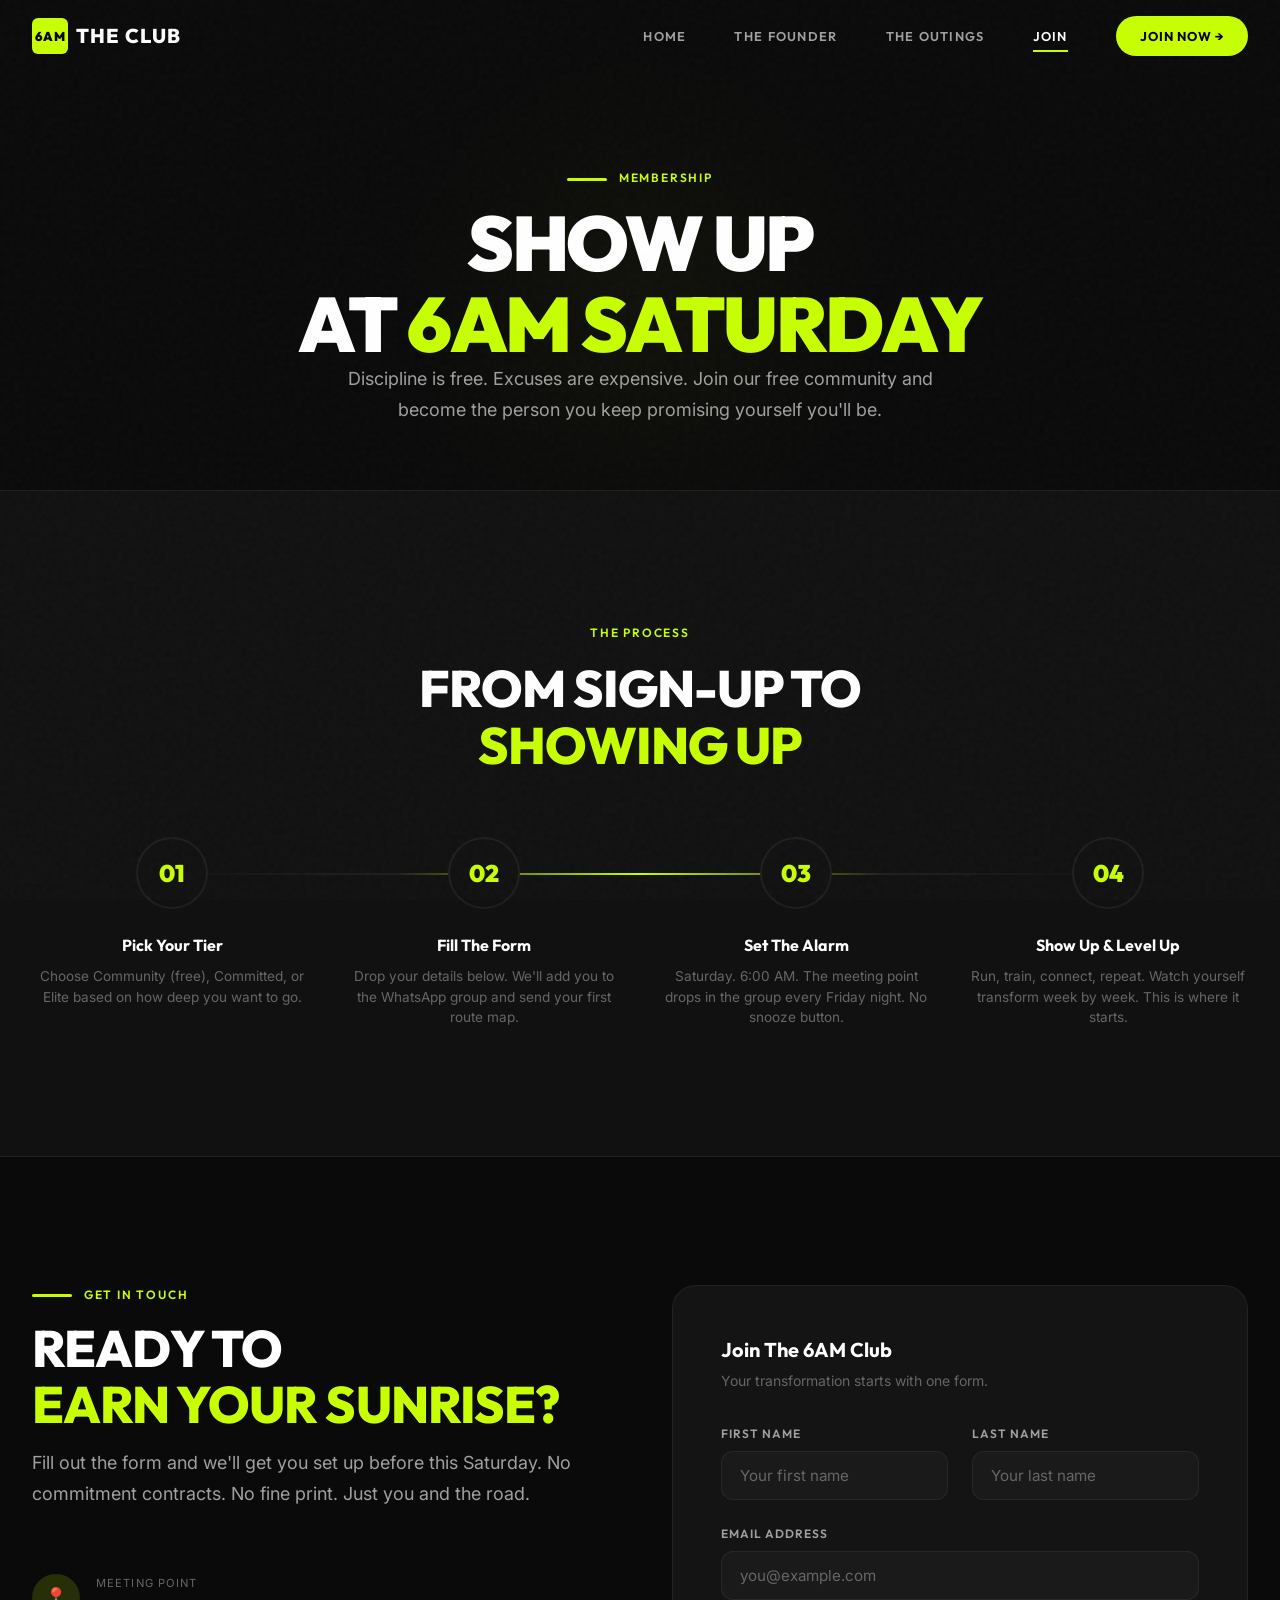
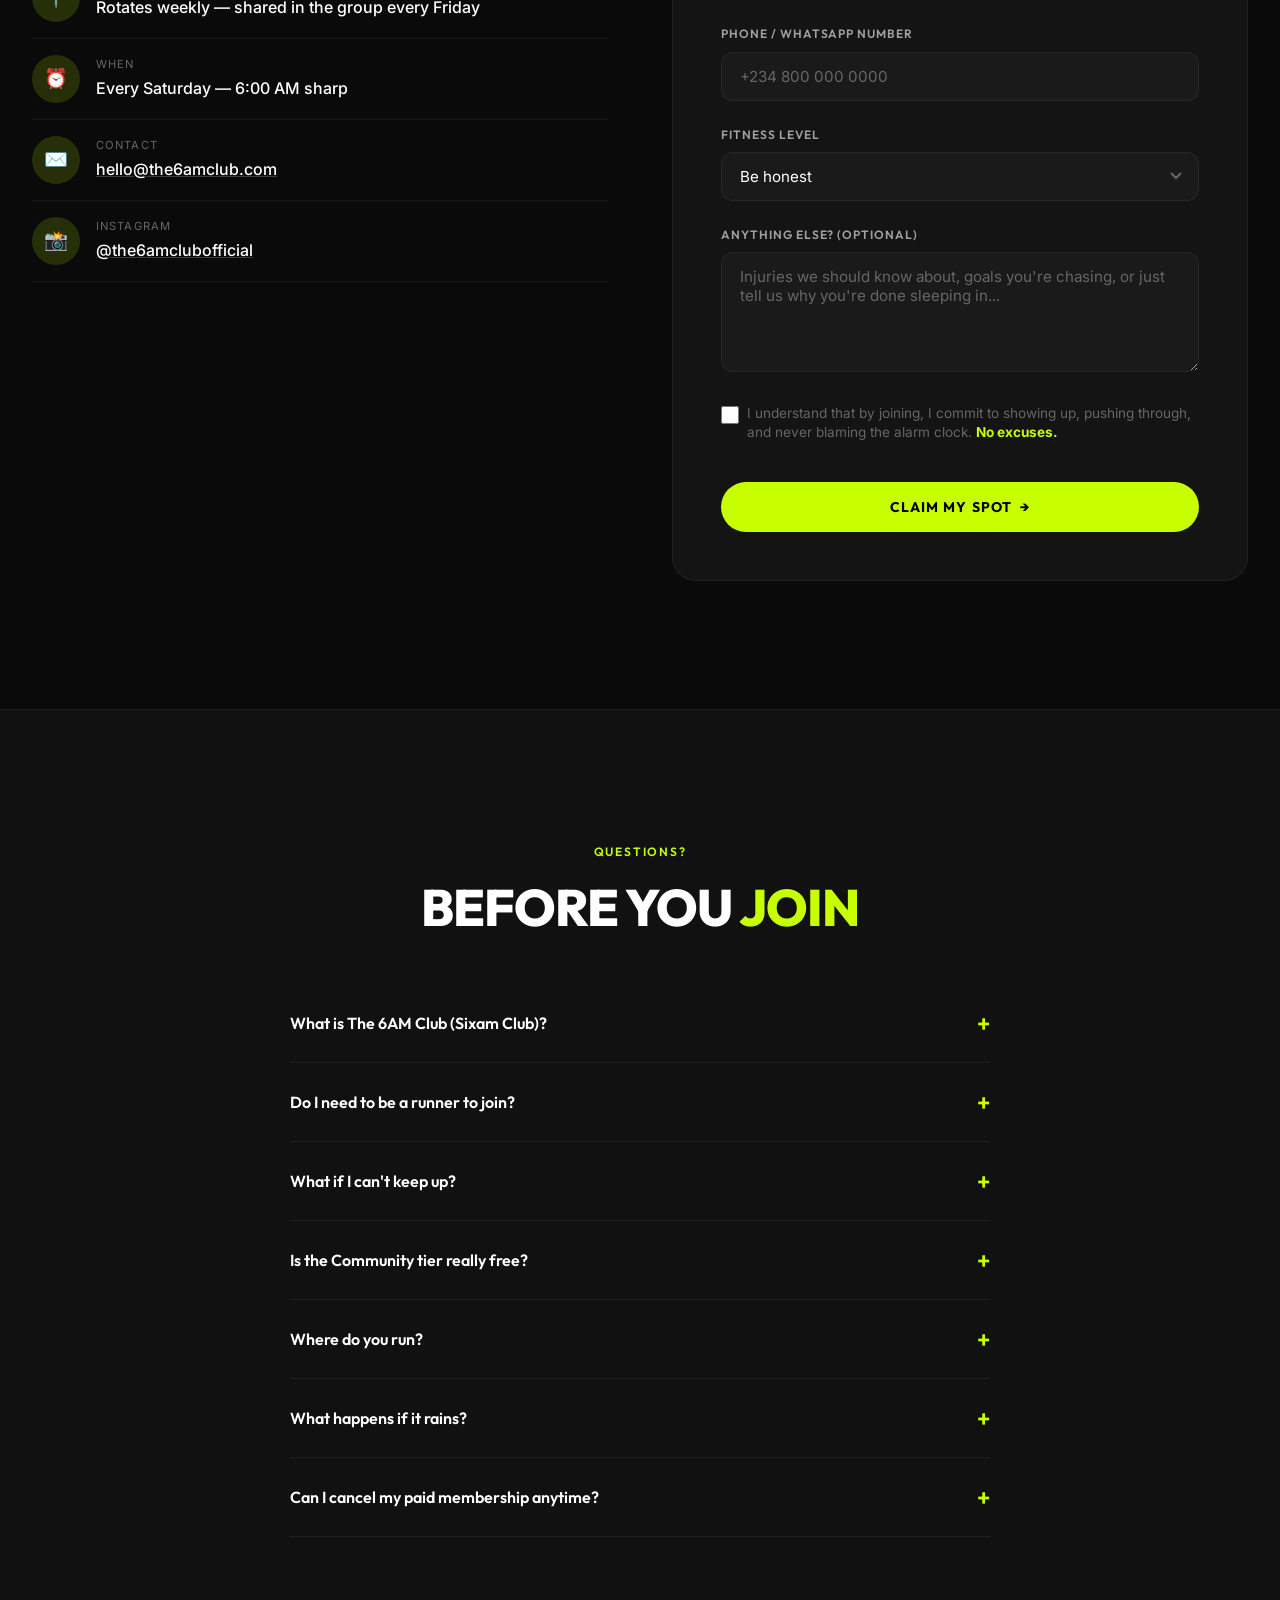
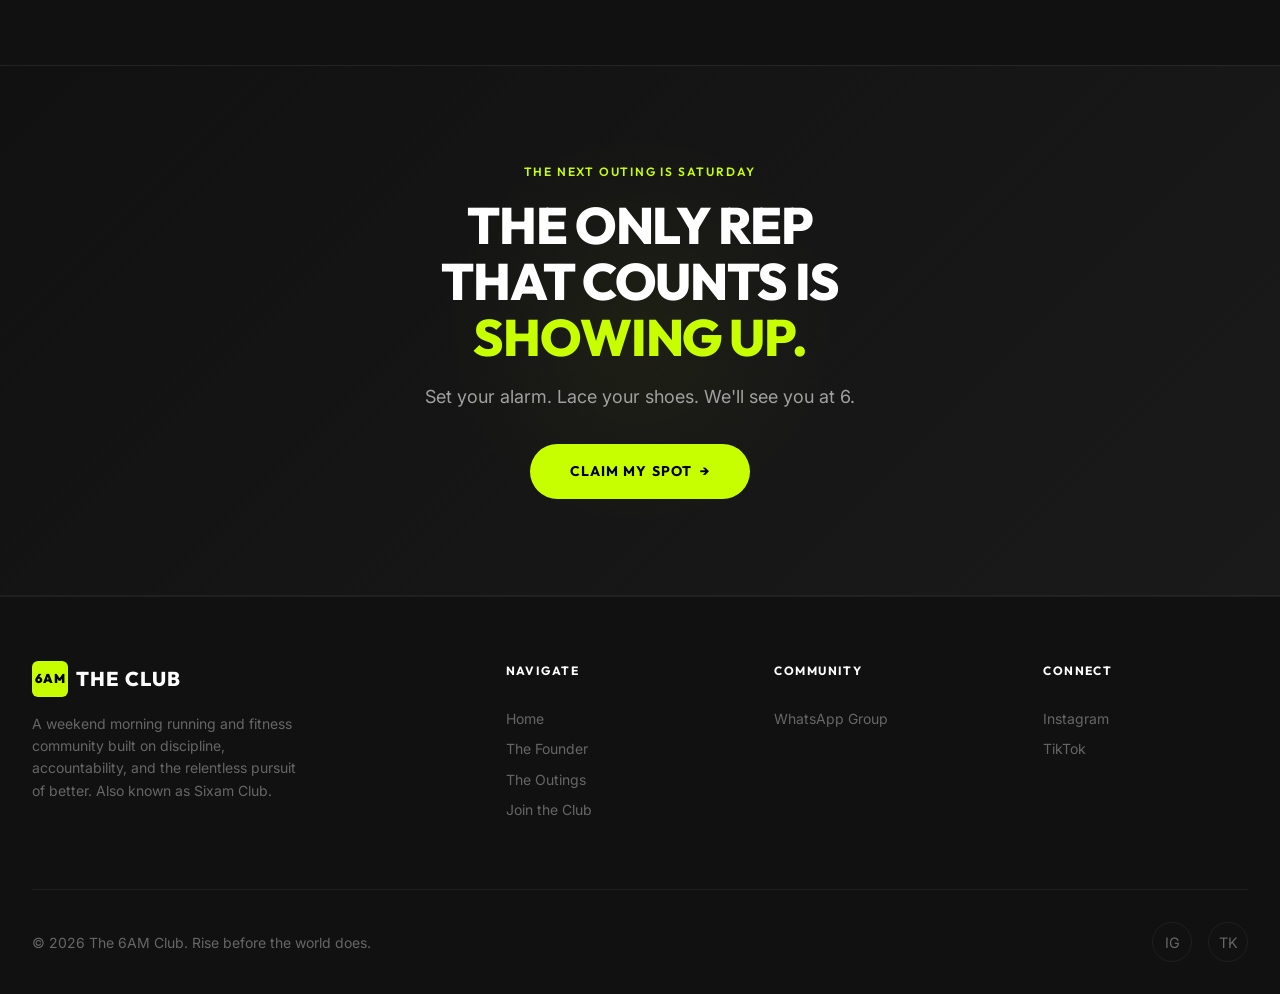
<file: join.html>
<!DOCTYPE html>
<html lang="en">
<head>
  <meta charset="UTF-8">
  <meta name="viewport" content="width=device-width, initial-scale=1.0">
  <title>Join Sixamclub Nigeria | The 6AM Club Weekend Running Community</title>
  <meta name="description" content="Ready to conquer the morning? Join Sixamclub (The 6AM Club Nigeria) in Ogbomoso, Oyo State. Free community access, zero membership fees, and Saturday 6AM runs for all fitness levels.">
  <meta name="keywords" content="join sixamclub, sixamclub, sixam club, sixam club running, the sixam club, Join 6AM Club Nigeria, The 6AM Club Nigeria, six am club, Saturday running club Ogbomoso, free Oyo State running group, morning workout community Nigeria, running club membership">
  <meta name="robots" content="index, follow, max-image-preview:large">
  <link rel="canonical" href="https://sixam-club.onrender.com/join.html">

  <!-- Open Graph / Facebook / WhatsApp -->
  <meta property="og:type" content="website">
  <meta property="og:url" content="https://sixam-club.onrender.com/join.html">
  <meta property="og:title" content="Join Sixamclub Nigeria | The 6AM Club Weekend Running Community">
  <meta property="og:description" content="Ready to conquer the morning? Join Sixamclub (The 6AM Club Nigeria) in Ogbomoso, Oyo State. Free community access, zero fees.">
  <meta property="og:image" content="https://sixam-club.onrender.com/images/morning_run_hero.png">
  <meta property="og:site_name" content="Sixamclub — The 6AM Club Nigeria">

  <!-- Twitter / X -->
  <meta name="twitter:card" content="summary_large_image">
  <meta name="twitter:url" content="https://sixam-club.onrender.com/join.html">
  <meta name="twitter:title" content="Join Sixamclub Nigeria | The 6AM Club Weekend Running Community">
  <meta name="twitter:description" content="Ready to conquer the morning? Join Sixamclub (The 6AM Club Nigeria) in Ogbomoso, Oyo State. Free community access, zero fees.">
  <meta name="twitter:image" content="https://sixam-club.onrender.com/images/morning_run_hero.png">

  <link rel="stylesheet" href="styles.css?v=3">
  <!-- Favicons & Mobile Icons -->
  <link rel="icon" type="image/x-icon" href="favicon.ico?v=3">
  <link rel="icon" type="image/png" sizes="32x32" href="favicon-32x32.png?v=3">
  <link rel="icon" type="image/png" sizes="16x16" href="favicon-16x16.png?v=3">
  <link rel="apple-touch-icon" sizes="180x180" href="apple-touch-icon.png?v=3">
  <link rel="manifest" href="site.webmanifest?v=3">
  <meta name="apple-mobile-web-app-title" content="Sixamclub">
  <meta name="apple-mobile-web-app-capable" content="yes">
  <meta name="theme-color" content="#080808">

  <!-- Structured Data: FAQPage & SportsClub -->
  <script type="application/ld+json">
  {
    "@context": "https://schema.org",
    "@type": "FAQPage",
    "about": {
      "@type": "SportsClub",
      "name": "The 6AM Club",
      "alternateName": [
        "Sixamclub",
        "Sixam Club",
        "The Sixam Club",
        "The 6AM Club Nigeria",
        "Six AM Club",
        "6AM Club"
      ],
      "url": "https://sixam-club.onrender.com/",
      "address": {
        "@type": "PostalAddress",
        "addressLocality": "Ogbomoso",
        "addressRegion": "Oyo State",
        "addressCountry": "NG"
      }
    },
    "mainEntity": [
      {
        "@type": "Question",
        "name": "What is The 6AM Club (Sixam Club)?",
        "acceptedAnswer": {
          "@type": "Answer",
          "text": "The 6AM Club (often searched as Sixam Club or Six AM Club) is a weekend morning running and fitness community. We gather every Saturday at 6:00 AM to train together, build discipline, and catch the sunrise — rain, shine, or harmattan."
        }
      },
      {
        "@type": "Question",
        "name": "Is joining The 6AM Club completely free?",
        "acceptedAnswer": {
          "@type": "Answer",
          "text": "Yes! Community membership is 100% free. You can show up to any Saturday 6AM run without hidden costs."
        }
      },
      {
        "@type": "Question",
        "name": "What pace or experience level do I need?",
        "acceptedAnswer": {
          "@type": "Answer",
          "text": "All fitness levels are welcome. We have multiple pace groups ranging from beginner walk-runners to experienced endurance runners."
        }
      },
      {
        "@type": "Question",
        "name": "When and where do outings take place?",
        "acceptedAnswer": {
          "@type": "Answer",
          "text": "Outings take place every Saturday morning starting promptly at 6:00 AM at designated meet-up locations announced in our WhatsApp group."
        }
      }
    ]
  }
  </script>
</head>
<body>

  <!-- Noise Texture -->
  <div class="noise-overlay" aria-hidden="true"></div>

  <!-- ==================== NAVIGATION ==================== -->
  <nav class="nav" id="main-nav">
    <div class="nav__inner">
      <a href="index.html" class="nav__logo" id="nav-logo">
        <span class="nav__logo-icon">6AM</span>
        THE CLUB
      </a>
      <div class="nav__links" id="nav-links">
        <a href="index.html" class="nav__link" id="nav-home">Home</a>
        <a href="about.html" class="nav__link" id="nav-about">The Founder</a>
        <a href="outings.html" class="nav__link" id="nav-outings">The Outings</a>
        <a href="join.html" class="nav__link nav__link--active" id="nav-join">Join</a>
        <a href="join.html" class="nav__cta" id="nav-cta-join">Join Now →</a>
      </div>
      <button class="nav__toggle" id="nav-toggle" aria-label="Toggle navigation">
        <span></span>
        <span></span>
        <span></span>
      </button>
    </div>
  </nav>

  <!-- ==================== HERO — JOIN ==================== -->
  <section class="join-hero" id="join-hero">
    <div class="container">
      <div class="reveal">
        <span class="label" style="display: block; margin-bottom: var(--space-md);">
          <span class="accent-line"></span>
          Membership
        </span>
      </div>
      <h1 class="heading-xl reveal reveal--delay-1">SHOW UP<br>At <span class="text-accent">6AM SATURDAY</span></h1>
      <p class="body-lg reveal reveal--delay-2 join-hero__desc">Discipline is free. Excuses are expensive. Join our free community and become the person you keep promising yourself you'll be.</p>
    </div>
  </section>

  <!-- ==================== HOW IT WORKS ==================== -->
  <section class="how-section" id="how-it-works">
    <div class="container text-center">
      <span class="label reveal">The Process</span>
      <h2 class="heading-lg reveal reveal--delay-1" style="margin-top: var(--space-md);">FROM SIGN-UP TO<br><span class="text-accent">SHOWING UP</span></h2>

      <div class="how-grid">
        <div class="how-step reveal">
          <div class="how-step__number">01</div>
          <h3 class="how-step__title">Pick Your Tier</h3>
          <p class="how-step__desc">Choose Community (free), Committed, or Elite based on how deep you want to go.</p>
        </div>
        <div class="how-step reveal reveal--delay-1">
          <div class="how-step__number">02</div>
          <h3 class="how-step__title">Fill The Form</h3>
          <p class="how-step__desc">Drop your details below. We'll add you to the WhatsApp group and send your first route map.</p>
        </div>
        <div class="how-step reveal reveal--delay-2">
          <div class="how-step__number">03</div>
          <h3 class="how-step__title">Set The Alarm</h3>
          <p class="how-step__desc">Saturday. 6:00 AM. The meeting point drops in the group every Friday night. No snooze button.</p>
        </div>
        <div class="how-step reveal reveal--delay-3">
          <div class="how-step__number">04</div>
          <h3 class="how-step__title">Show Up & Level Up</h3>
          <p class="how-step__desc">Run, train, connect, repeat. Watch yourself transform week by week. This is where it starts.</p>
        </div>
      </div>
    </div>
  </section>

  <!-- ==================== SIGN-UP FORM ==================== -->
  <section class="form-section" id="signup-form">
    <div class="container">
      <div class="form-layout">

        <!-- Left Column: Info -->
        <div class="form-info reveal">
          <span class="label" style="display: block; margin-bottom: var(--space-md);">
            <span class="accent-line"></span>
            Get In Touch
          </span>
          <h2 class="heading-lg form-info__title">READY TO<br><span class="text-accent">EARN YOUR SUNRISE?</span></h2>
          <p class="body-lg form-info__desc">Fill out the form and we'll get you set up before this Saturday. No commitment contracts. No fine print. Just you and the road.</p>

          <div class="form-info__detail">
            <div class="form-info__detail-icon">📍</div>
            <div class="form-info__detail-text">
              <span class="form-info__detail-label">Meeting Point</span>
              <span class="form-info__detail-value">Rotates weekly — shared in the group every Friday</span>
            </div>
          </div>
          <div class="form-info__detail">
            <div class="form-info__detail-icon">⏰</div>
            <div class="form-info__detail-text">
              <span class="form-info__detail-label">When</span>
              <span class="form-info__detail-value">Every Saturday — 6:00 AM sharp</span>
            </div>
          </div>
          <div class="form-info__detail">
            <div class="form-info__detail-icon">✉️</div>
            <div class="form-info__detail-text">
              <span class="form-info__detail-label">Contact</span>
              <span class="form-info__detail-value"><a href="mailto:hello@the6amclub.com" class="contact-link">hello@the6amclub.com</a></span>
            </div>
          </div>
          <div class="form-info__detail">
            <div class="form-info__detail-icon">📸</div>
            <div class="form-info__detail-text">
              <span class="form-info__detail-label">Instagram</span>
              <span class="form-info__detail-value"><a href="https://www.instagram.com/the6amclubofficial?igsh=MTJhOTVyNnNjaHNzNw%3D%3D&utm_source=qr" target="_blank" rel="noopener noreferrer" class="contact-link">@the6amclubofficial</a></span>
            </div>
          </div>
        </div>

        <!-- Right Column: Form -->
        <div class="form-card reveal reveal--delay-2" id="form-card">
          <h3 class="form-card__title">Join The 6AM Club</h3>
          <p class="form-card__subtitle">Your transformation starts with one form.</p>

          <form id="join-form" novalidate>
            <div class="form-row">
              <div class="form-group">
                <label class="form-label" for="first-name">First Name</label>
                <input type="text" class="form-input" id="first-name" placeholder="Your first name" required>
              </div>
              <div class="form-group">
                <label class="form-label" for="last-name">Last Name</label>
                <input type="text" class="form-input" id="last-name" placeholder="Your last name" required>
              </div>
            </div>

            <div class="form-group">
              <label class="form-label" for="email">Email Address</label>
              <input type="email" class="form-input" id="email" placeholder="you@example.com" required>
            </div>

            <div class="form-group">
              <label class="form-label" for="phone">Phone / WhatsApp Number</label>
              <input type="tel" class="form-input" id="phone" placeholder="+234 800 000 0000" required>
            </div>

            <div class="form-group">
              <label class="form-label" for="fitness-level">Fitness Level</label>
              <select class="form-select" id="fitness-level" required>
                <option value="" disabled selected>Be honest</option>
                <option value="beginner">Beginner — Just starting</option>
                <option value="intermediate">Intermediate — I run sometimes</option>
                <option value="advanced">Advanced — Sub-25 min 5K</option>
                <option value="elite">Elite — I eat KMs for breakfast</option>
              </select>
            </div>

            <div class="form-group">
              <label class="form-label" for="message">Anything Else? (Optional)</label>
              <textarea class="form-textarea" id="message" placeholder="Injuries we should know about, goals you're chasing, or just tell us why you're done sleeping in..."></textarea>
            </div>

            <div class="form-group">
              <label class="form-checkbox" id="checkbox-label">
                <input type="checkbox" id="terms-check" required>
                <span class="form-checkbox__text">I understand that by joining, I commit to showing up, pushing through, and never blaming the alarm clock. <strong style="color: var(--color-accent);">No excuses.</strong></span>
              </label>
            </div>

            <button type="submit" class="btn btn--primary form-submit" id="form-submit-btn">
              Claim My Spot
              <span class="btn__arrow">→</span>
            </button>
          </form>
        </div>

      </div>
    </div>
  </section>

  <!-- ==================== FAQ ==================== -->
  <section class="faq-section" id="faq-section">
    <div class="container text-center">
      <span class="label reveal">Questions?</span>
      <h2 class="heading-lg reveal reveal--delay-1" style="margin-top: var(--space-md);">BEFORE YOU <span class="text-accent">JOIN</span></h2>
    </div>
    <div class="container">
      <div class="faq-list" id="faq-list">

        <div class="faq-item" id="faq-0">
          <button class="faq-item__question" aria-expanded="false">
            What is The 6AM Club (Sixam Club)?
            <span class="faq-item__icon">+</span>
          </button>
          <div class="faq-item__answer">
            <p>The 6AM Club (often searched as Sixam Club or Six AM Club) is a weekend morning running and fitness community. We gather every Saturday at 6:00 AM to train together, build discipline, and catch the sunrise — rain, shine, or harmattan.</p>
          </div>
        </div>

        <div class="faq-item" id="faq-1">
          <button class="faq-item__question" aria-expanded="false">
            Do I need to be a runner to join?
            <span class="faq-item__icon">+</span>
          </button>
          <div class="faq-item__answer">
            <p>Absolutely not. We have walkers, joggers, and elite runners all in the same group. Pace groups ensure everyone has company. The only requirement is that you show up at 6AM.</p>
          </div>
        </div>

        <div class="faq-item" id="faq-2">
          <button class="faq-item__question" aria-expanded="false">
            What if I can't keep up?
            <span class="faq-item__icon">+</span>
          </button>
          <div class="faq-item__answer">
            <p>Nobody gets left behind. We run in pace groups — from "easy morning jog" to "I'm-training-for-a-marathon." You'll always have someone next to you pushing at your level.</p>
          </div>
        </div>

        <div class="faq-item" id="faq-3">
          <button class="faq-item__question" aria-expanded="false">
            Is the Community tier really free?
            <span class="faq-item__icon">+</span>
          </button>
          <div class="faq-item__answer">
            <p>100% free, forever. We built this club on community, not paywalls. The paid tiers are for people who want structured coaching, exclusive events, and premium merch — but the core Saturday run is always free.</p>
          </div>
        </div>

        <div class="faq-item" id="faq-4">
          <button class="faq-item__question" aria-expanded="false">
            Where do you run?
            <span class="faq-item__icon">+</span>
          </button>
          <div class="faq-item__answer">
            <p>Routes rotate weekly and are shared in the WhatsApp group every Friday evening. We cover parks, waterfronts, city loops, and occasional trail runs — keeping things fresh every week.</p>
          </div>
        </div>

        <div class="faq-item" id="faq-5">
          <button class="faq-item__question" aria-expanded="false">
            What happens if it rains?
            <span class="faq-item__icon">+</span>
          </button>
          <div class="faq-item__answer">
            <p>We run. Rain, harmattan, heat — the 6AM Club doesn't check the weather app. That said, we monitor for genuine safety hazards and will adjust routes or switch to covered fitness sessions if needed.</p>
          </div>
        </div>

        <div class="faq-item" id="faq-6">
          <button class="faq-item__question" aria-expanded="false">
            Can I cancel my paid membership anytime?
            <span class="faq-item__icon">+</span>
          </button>
          <div class="faq-item__answer">
            <p>Yes. No contracts, no cancellation fees, no guilt trips. If a paid tier isn't for you, drop down to Community and keep showing up. The road doesn't charge admission.</p>
          </div>
        </div>

      </div>
    </div>
  </section>

  <!-- ==================== FINAL CTA ==================== -->
  <section class="cta-strip" id="final-cta">
    <div class="container">
      <p class="label reveal" style="margin-bottom: var(--space-md);">The Next Outing Is Saturday</p>
      <h2 class="heading-lg cta-strip__title reveal reveal--delay-1">THE ONLY REP<br>THAT COUNTS IS<br><span class="text-accent">SHOWING UP.</span></h2>
      <p class="body-lg cta-strip__desc reveal reveal--delay-2">Set your alarm. Lace your shoes. We'll see you at 6.</p>
      <a href="#signup-form" class="btn btn--primary reveal reveal--delay-3" id="final-cta-btn">
        Claim My Spot
        <span class="btn__arrow">→</span>
      </a>
    </div>
  </section>

  <!-- ==================== FOOTER ==================== -->
  <footer class="footer" id="footer">
    <div class="container">
      <div class="footer__inner">
        <div class="footer__brand">
          <div class="nav__logo">
            <span class="nav__logo-icon">6AM</span>
            THE CLUB
          </div>
          <p class="footer__brand-desc">A weekend morning running and fitness community built on discipline, accountability, and the relentless pursuit of better. Also known as Sixam Club.</p>
        </div>
        <div class="footer__col">
          <h4 class="footer__heading">Navigate</h4>
          <a href="index.html" class="footer__link">Home</a>
          <a href="about.html" class="footer__link">The Founder</a>
          <a href="outings.html" class="footer__link">The Outings</a>
          <a href="join.html" class="footer__link">Join the Club</a>
        </div>
        <div class="footer__col">
          <h4 class="footer__heading">Community</h4>
          <a href="https://chat.whatsapp.com/JSNSmbFl1RS0CyjRu9prfk?s=cl&p=i&ilr=0&amv=2" class="footer__link" target="_blank" rel="noopener noreferrer">WhatsApp Group</a>
        </div>
        <div class="footer__col">
          <h4 class="footer__heading">Connect</h4>
          <a href="https://www.instagram.com/the6amclubofficial?igsh=MTJhOTVyNnNjaHNzNw%3D%3D&utm_source=qr" target="_blank" class="footer__link">Instagram</a>
          <a href="https://www.tiktok.com/@the6amclub0?_r=1&_t=ZS-97umuLSwM9n" target="_blank" class="footer__link">TikTok</a>
        </div>
      </div>
      <div class="footer__bottom">
        <p class="body-sm">© 2026 The 6AM Club. Rise before the world does.</p>
        <div class="footer__social">
          <a href="https://www.instagram.com/the6amclubofficial?igsh=MTJhOTVyNnNjaHNzNw%3D%3D&utm_source=qr" target="_blank" class="footer__social-link" aria-label="Instagram" id="social-ig">IG</a>
          <a href="https://www.tiktok.com/@the6amclub0?_r=1&_t=ZS-97umuLSwM9n" target="_blank" class="footer__social-link" aria-label="TikTok" id="social-tk">TK</a>
        </div>
      </div>
    </div>
  </footer>

  <!-- ==================== SCRIPTS ==================== -->
  <script src="app.js?v=2"></script>
</body>
</html>
</file>
<file: styles.css>
/* ===================================================================
   THE 6AM CLUB — DESIGN SYSTEM
   Dark Mode Elite Fitness Aesthetic
   =================================================================== */

/* --- Google Fonts --- */
@import url('https://fonts.googleapis.com/css2?family=Inter:wght@300;400;500;600;700;800;900&family=Outfit:wght@300;400;500;600;700;800;900&display=swap');

/* --- CSS Custom Properties (Design Tokens) --- */
:root {
  /* Colors */
  --color-bg-primary: #0a0a0a;
  --color-bg-secondary: #111111;
  --color-bg-tertiary: #1a1a1a;
  --color-bg-card: #141414;
  --color-bg-glass: rgba(20, 20, 20, 0.7);
  --color-border: rgba(255, 255, 255, 0.06);
  --color-border-hover: rgba(255, 255, 255, 0.12);

  --color-text-primary: #ffffff;
  --color-text-secondary: #a0a0a0;
  --color-text-muted: #666666;

  --color-accent: #c8ff00;
  --color-accent-dim: rgba(200, 255, 0, 0.15);
  --color-accent-glow: rgba(200, 255, 0, 0.3);
  --color-accent-hover: #d4ff33;

  --color-danger: #ff4444;
  --color-success: #00ff88;

  /* Typography */
  --font-display: 'Outfit', sans-serif;
  --font-body: 'Inter', sans-serif;

  /* Spacing */
  --space-xs: 0.25rem;
  --space-sm: 0.5rem;
  --space-md: 1rem;
  --space-lg: 1.5rem;
  --space-xl: 2rem;
  --space-2xl: 3rem;
  --space-3xl: 4rem;
  --space-4xl: 6rem;
  --space-5xl: 8rem;

  /* Border Radius */
  --radius-sm: 6px;
  --radius-md: 12px;
  --radius-lg: 16px;
  --radius-xl: 24px;
  --radius-full: 9999px;

  /* Transitions */
  --transition-fast: 0.15s ease;
  --transition-base: 0.3s ease;
  --transition-slow: 0.5s ease;
  --transition-spring: 0.4s cubic-bezier(0.34, 1.56, 0.64, 1);

  /* Shadows */
  --shadow-glow: 0 0 30px rgba(200, 255, 0, 0.15);
  --shadow-card: 0 4px 24px rgba(0, 0, 0, 0.4);
  --shadow-elevated: 0 8px 40px rgba(0, 0, 0, 0.6);
}

/* --- Reset & Base --- */
*,
*::before,
*::after {
  margin: 0;
  padding: 0;
  box-sizing: border-box;
}

html {
  scroll-behavior: smooth;
  -webkit-font-smoothing: antialiased;
  -moz-osx-font-smoothing: grayscale;
}

body {
  font-family: var(--font-body);
  background-color: var(--color-bg-primary);
  color: var(--color-text-primary);
  line-height: 1.6;
  overflow-x: hidden;
}

a {
  text-decoration: none;
  color: inherit;
  transition: color var(--transition-fast);
}

img {
  max-width: 100%;
  height: auto;
  display: block;
}

ul, ol {
  list-style: none;
}

/* --- Utility Classes --- */
.container {
  max-width: 1280px;
  margin: 0 auto;
  padding: 0 var(--space-xl);
}

.container--narrow {
  max-width: 800px;
}

.section {
  padding: var(--space-5xl) 0;
}

.section--tight {
  padding: var(--space-3xl) 0;
}

.text-accent {
  color: var(--color-accent);
}

.text-secondary {
  color: var(--color-text-secondary);
}

.text-center {
  text-align: center;
}

/* --- Typography --- */
.heading-xl {
  font-family: var(--font-display);
  font-size: clamp(2.5rem, 6vw, 5rem);
  font-weight: 900;
  line-height: 1.05;
  letter-spacing: -0.03em;
  text-transform: uppercase;
}

.heading-lg {
  font-family: var(--font-display);
  font-size: clamp(2rem, 4vw, 3.5rem);
  font-weight: 800;
  line-height: 1.1;
  letter-spacing: -0.02em;
  text-transform: uppercase;
}

.heading-md {
  font-family: var(--font-display);
  font-size: clamp(1.25rem, 2.5vw, 1.75rem);
  font-weight: 700;
  line-height: 1.2;
  letter-spacing: -0.01em;
}

.heading-sm {
  font-family: var(--font-display);
  font-size: 1rem;
  font-weight: 700;
  line-height: 1.3;
  text-transform: uppercase;
  letter-spacing: 0.08em;
}

.body-lg {
  font-size: 1.125rem;
  line-height: 1.7;
  color: var(--color-text-secondary);
}

.body-md {
  font-size: 1rem;
  line-height: 1.6;
  color: var(--color-text-secondary);
}

.body-sm {
  font-size: 0.875rem;
  line-height: 1.5;
  color: var(--color-text-muted);
}

.label {
  font-family: var(--font-display);
  font-size: 0.75rem;
  font-weight: 600;
  text-transform: uppercase;
  letter-spacing: 0.15em;
  color: var(--color-accent);
}

/* --- Navigation --- */
.nav {
  position: fixed;
  top: 0;
  left: 0;
  right: 0;
  z-index: 1000;
  background: transparent;
  backdrop-filter: none;
  -webkit-backdrop-filter: none;
  border-bottom: none;
  transition: background var(--transition-base);
}

.nav__inner {
  display: flex;
  align-items: center;
  justify-content: space-between;
  height: 72px;
  max-width: 1280px;
  margin: 0 auto;
  padding: 0 var(--space-xl);
}

.nav__logo {
  display: flex;
  align-items: center;
  gap: var(--space-sm);
  font-family: var(--font-display);
  font-size: 1.25rem;
  font-weight: 800;
  text-transform: uppercase;
  letter-spacing: 0.05em;
}

.nav__logo-icon {
  width: 36px;
  height: 36px;
  background: var(--color-accent);
  border-radius: var(--radius-sm);
  display: flex;
  align-items: center;
  justify-content: center;
  color: #000;
  font-weight: 900;
  font-size: 0.8rem;
}

.nav__links {
  display: flex;
  align-items: center;
  gap: var(--space-2xl);
}

.nav__link {
  font-family: var(--font-display);
  font-size: 0.8rem;
  font-weight: 600;
  text-transform: uppercase;
  letter-spacing: 0.1em;
  color: var(--color-text-secondary);
  position: relative;
  padding: var(--space-xs) 0;
}

.nav__link::after {
  content: '';
  position: absolute;
  bottom: -2px;
  left: 0;
  width: 0;
  height: 2px;
  background: var(--color-accent);
  transition: width var(--transition-base);
}

.nav__link:hover,
.nav__link--active {
  color: var(--color-text-primary);
}

.nav__link:hover::after,
.nav__link--active::after {
  width: 100%;
}

.nav__cta {
  display: inline-flex;
  align-items: center;
  gap: var(--space-sm);
  padding: 10px 24px;
  background: var(--color-accent);
  color: #000;
  font-family: var(--font-display);
  font-size: 0.8rem;
  font-weight: 700;
  text-transform: uppercase;
  letter-spacing: 0.08em;
  border-radius: var(--radius-full);
  border: none;
  cursor: pointer;
  transition: all var(--transition-base);
}

.nav__cta:hover {
  background: var(--color-accent-hover);
  box-shadow: var(--shadow-glow);
  transform: translateY(-1px);
}

/* Mobile Nav Toggle */
.nav__toggle {
  display: none;
  flex-direction: column;
  gap: 5px;
  background: none;
  border: none;
  cursor: pointer;
  padding: var(--space-sm);
}

.nav__toggle span {
  display: block;
  width: 24px;
  height: 2px;
  background: var(--color-text-primary);
  transition: all var(--transition-base);
}

/* --- Buttons --- */
.btn {
  display: inline-flex;
  align-items: center;
  justify-content: center;
  gap: var(--space-sm);
  font-family: var(--font-display);
  font-weight: 700;
  text-transform: uppercase;
  letter-spacing: 0.08em;
  border: none;
  cursor: pointer;
  transition: all var(--transition-base);
  position: relative;
  overflow: hidden;
}

.btn--primary {
  padding: 16px 40px;
  background: var(--color-accent);
  color: #000;
  font-size: 0.875rem;
  border-radius: var(--radius-full);
}

.btn--primary:hover {
  background: var(--color-accent-hover);
  box-shadow: var(--shadow-glow);
  transform: translateY(-2px);
}

.btn--primary:active {
  transform: translateY(0);
}

.btn--secondary {
  padding: 16px 40px;
  background: transparent;
  color: var(--color-text-primary);
  font-size: 0.875rem;
  border: 1px solid var(--color-border);
  border-radius: var(--radius-full);
}

.btn--secondary:hover {
  border-color: var(--color-accent);
  color: var(--color-accent);
  background: var(--color-accent-dim);
}

.btn--ghost {
  padding: 12px 24px;
  background: transparent;
  color: var(--color-accent);
  font-size: 0.75rem;
  border: none;
}

.btn--ghost:hover {
  color: var(--color-accent-hover);
}

.btn__arrow {
  transition: transform var(--transition-base);
}

.btn:hover .btn__arrow {
  transform: translateX(4px);
}

/* --- Cards --- */
.card {
  background: var(--color-bg-card);
  border: 1px solid var(--color-border);
  border-radius: var(--radius-lg);
  overflow: hidden;
  transition: all var(--transition-base);
}

.card:hover {
  border-color: var(--color-border-hover);
  transform: translateY(-4px);
  box-shadow: var(--shadow-card);
}

/* --- Section Divider --- */
.divider {
  width: 60px;
  height: 3px;
  background: var(--color-accent);
  border-radius: var(--radius-full);
  margin: var(--space-lg) 0;
}

.divider--center {
  margin-left: auto;
  margin-right: auto;
}

/* --- Pill / Tag --- */
.pill {
  display: inline-flex;
  align-items: center;
  gap: var(--space-xs);
  padding: 6px 16px;
  font-family: var(--font-display);
  font-size: 0.7rem;
  font-weight: 600;
  text-transform: uppercase;
  letter-spacing: 0.1em;
  border-radius: var(--radius-full);
  border: 1px solid var(--color-border);
  color: var(--color-text-secondary);
  background: var(--color-bg-tertiary);
  transition: all var(--transition-base);
}

.pill--active,
.pill:hover {
  border-color: var(--color-accent);
  color: var(--color-accent);
  background: var(--color-accent-dim);
}

/* --- Noise Texture Overlay --- */
.noise-overlay {
  position: fixed;
  top: 0;
  left: 0;
  width: 100%;
  height: 100%;
  pointer-events: none;
  z-index: 9999;
  opacity: 0.03;
  background-image: url("data:image/svg+xml,%3Csvg viewBox='0 0 256 256' xmlns='http://www.w3.org/2000/svg'%3E%3Cfilter id='noise'%3E%3CfeTurbulence type='fractalNoise' baseFrequency='0.65' numOctaves='3' stitchTiles='stitch'/%3E%3C/filter%3E%3Crect width='100%25' height='100%25' filter='url(%23noise)'/%3E%3C/svg%3E");
}

/* --- Scroll Animations --- */
.reveal {
  opacity: 0;
  transform: translateY(40px);
  transition: opacity 0.8s ease, transform 0.8s ease;
}

.reveal--visible {
  opacity: 1;
  transform: translateY(0);
}

.reveal--delay-1 { transition-delay: 0.1s; }
.reveal--delay-2 { transition-delay: 0.2s; }
.reveal--delay-3 { transition-delay: 0.3s; }
.reveal--delay-4 { transition-delay: 0.4s; }

/* --- Page-Specific Accent Lines --- */
.accent-line {
  display: inline-block;
  width: 40px;
  height: 3px;
  background: var(--color-accent);
  border-radius: var(--radius-full);
  margin-right: var(--space-sm);
  vertical-align: middle;
}

/* --- Footer --- */
.footer {
  background: var(--color-bg-secondary);
  border-top: 1px solid var(--color-border);
  padding: var(--space-3xl) 0 var(--space-xl);
}

.footer__inner {
  display: grid;
  grid-template-columns: 2fr 1fr 1fr 1fr;
  gap: var(--space-3xl);
}

.footer__brand-desc {
  max-width: 280px;
  margin-top: var(--space-md);
  color: var(--color-text-muted);
  font-size: 0.875rem;
  line-height: 1.6;
}

.footer__heading {
  font-family: var(--font-display);
  font-size: 0.75rem;
  font-weight: 700;
  text-transform: uppercase;
  letter-spacing: 0.12em;
  color: var(--color-text-primary);
  margin-bottom: var(--space-lg);
}

.footer__link {
  display: block;
  color: var(--color-text-muted);
  font-size: 0.875rem;
  padding: var(--space-xs) 0;
  transition: color var(--transition-fast);
}

.footer__link:hover {
  color: var(--color-accent);
}

.footer__bottom {
  display: flex;
  justify-content: space-between;
  align-items: center;
  margin-top: var(--space-3xl);
  padding-top: var(--space-xl);
  border-top: 1px solid var(--color-border);
}

.footer__social {
  display: flex;
  gap: var(--space-md);
}

.footer__social-link {
  width: 40px;
  height: 40px;
  border-radius: 50%;
  border: 1px solid var(--color-border);
  display: flex;
  align-items: center;
  justify-content: center;
  color: var(--color-text-muted);
  font-size: 0.9rem;
  transition: all var(--transition-base);
}

.footer__social-link:hover {
  border-color: var(--color-accent);
  color: var(--color-accent);
  background: var(--color-accent-dim);
}

/* ===================================================================
   PAGE 2 — THE OUTINGS (Gallery & Recaps)
   =================================================================== */

/* Hero */
.outings-hero {
  position: relative;
  height: 70vh;
  min-height: 500px;
  display: flex;
  align-items: flex-end;
  overflow: hidden;
}

.outings-hero__bg {
  position: absolute;
  inset: 0;
  z-index: 0;
}

.outings-hero__bg img,
.outings-hero__video {
  width: 100%;
  height: 100%;
  object-fit: cover;
  filter: brightness(0.4) contrast(1.2);
}

.outings-hero__gradient {
  position: absolute;
  inset: 0;
  background: linear-gradient(
    to top,
    var(--color-bg-primary) 0%,
    rgba(10, 10, 10, 0.6) 40%,
    transparent 100%
  );
  z-index: 1;
}

.outings-hero__content {
  position: relative;
  z-index: 2;
  padding-bottom: var(--space-3xl);
}

.outings-hero__overline {
  display: flex;
  align-items: center;
  gap: var(--space-sm);
  margin-bottom: var(--space-md);
}

.outings-hero__stat-bar {
  display: flex;
  gap: var(--space-2xl);
  margin-top: var(--space-xl);
}

.outings-hero__stat {
  display: flex;
  flex-direction: column;
}

.outings-hero__stat-value {
  font-family: var(--font-display);
  font-size: 2rem;
  font-weight: 900;
  color: var(--color-accent);
  line-height: 1;
}

.outings-hero__stat-label {
  font-size: 0.75rem;
  color: var(--color-text-muted);
  text-transform: uppercase;
  letter-spacing: 0.08em;
  margin-top: var(--space-xs);
}

/* Filter Bar */
.filter-bar {
  position: sticky;
  top: 72px;
  z-index: 100;
  background: rgba(10, 10, 10, 0.9);
  backdrop-filter: blur(16px);
  -webkit-backdrop-filter: blur(16px);
  border-bottom: 1px solid var(--color-border);
  padding: var(--space-md) 0;
}

.filter-bar__inner {
  display: flex;
  align-items: center;
  gap: var(--space-md);
  overflow-x: auto;
  scrollbar-width: none;
}

.filter-bar__inner::-webkit-scrollbar {
  display: none;
}

/* Gallery Grid */
.gallery-section {
  padding: var(--space-3xl) 0 var(--space-5xl);
}

.gallery-grid {
  display: grid;
  gap: var(--space-lg);
}

/* Masonry-inspired column layout */
.gallery-grid--masonry {
  grid-template-columns: repeat(3, 1fr);
  grid-auto-rows: 8px;
}

/* Recap Cards */
.recap-card {
  background: var(--color-bg-card);
  border: 1px solid var(--color-border);
  border-radius: var(--radius-lg);
  overflow: hidden;
  transition: all var(--transition-base);
  cursor: pointer;
  position: relative;
  break-inside: avoid;
}

.recap-card:hover {
  border-color: var(--color-accent);
  transform: translateY(-6px) scale(1.01);
  box-shadow: 0 20px 60px rgba(0, 0, 0, 0.5), 0 0 30px rgba(200, 255, 0, 0.08);
}

.recap-card__image {
  width: 100%;
  aspect-ratio: 4/3;
  overflow: hidden;
  position: relative;
}

.recap-card__image img {
  width: 100%;
  height: 100%;
  object-fit: cover;
  transition: transform var(--transition-slow);
}

.recap-card:hover .recap-card__image img {
  transform: scale(1.08);
}

.recap-card__image-overlay {
  position: absolute;
  inset: 0;
  background: linear-gradient(to top, rgba(0,0,0,0.7) 0%, transparent 50%);
  opacity: 0;
  transition: opacity var(--transition-base);
}

.recap-card:hover .recap-card__image-overlay {
  opacity: 1;
}

.recap-card__carousel {
  display: flex;
  overflow-x: auto;
  overflow-y: hidden; /* Prevent vertical jitter */
  scroll-snap-type: x mandatory;
  scrollbar-width: none; /* Firefox */
  -webkit-overflow-scrolling: touch; /* Smooth scrolling on iOS */
  touch-action: pan-y pinch-zoom; /* Explicitly allow vertical page scroll */
  width: 100%;
}

.recap-card__carousel::-webkit-scrollbar {
  display: none; /* Chrome/Safari */
}

.recap-card__carousel img {
  width: 100%;
  flex: 0 0 100%; /* Show exactly one full image at a time */
  aspect-ratio: 4 / 3;
  object-fit: cover;
  scroll-snap-align: start;
  display: block;
  transform: scale(1.03);
  pointer-events: none; /* Prevents default image drag on mobile */
  user-select: none;
}

.recap-card__badge {
  position: absolute;
  top: var(--space-md);
  left: var(--space-md);
  z-index: 2;
}

.recap-card__body {
  position: absolute;
  bottom: 0;
  left: 0;
  width: 100%;
  padding: var(--space-xl) var(--space-lg) var(--space-lg);
  background: linear-gradient(to top, rgba(0,0,0,0.95) 0%, rgba(0,0,0,0) 100%);
  pointer-events: none;
  z-index: 2;
}

.recap-card__date {
  font-size: 0.7rem;
  color: var(--color-accent);
  text-transform: uppercase;
  letter-spacing: 0.1em;
  font-weight: 600;
  margin-bottom: var(--space-sm);
}

.recap-card__title {
  font-family: var(--font-display);
  font-size: 1.125rem;
  font-weight: 700;
  margin-bottom: 0;
  line-height: 1.3;
  color: #fff;
  text-shadow: 0 2px 4px rgba(0,0,0,0.5);
}

.recap-card__excerpt {
  font-size: 0.875rem;
  color: var(--color-text-muted);
  line-height: 1.5;
  margin-bottom: var(--space-md);
}

.recap-card__stats {
  display: flex;
  gap: var(--space-lg);
  padding-top: var(--space-md);
  border-top: 1px solid var(--color-border);
}

.recap-card__stat {
  display: flex;
  align-items: center;
  gap: var(--space-xs);
  font-size: 0.75rem;
  color: var(--color-text-muted);
}

.recap-card__stat-icon {
  color: var(--color-accent);
}

/* Featured Recap (large card) */
.recap-featured {
  grid-column: 1 / -1;
  display: grid;
  grid-template-columns: 1.2fr 1fr;
  min-height: 420px;
  background: var(--color-bg-card);
  border: 1px solid var(--color-border);
  border-radius: var(--radius-xl);
  overflow: hidden;
  transition: all var(--transition-base);
}

.recap-featured:hover {
  border-color: var(--color-accent);
  box-shadow: 0 20px 60px rgba(0, 0, 0, 0.5), 0 0 40px rgba(200, 255, 0, 0.06);
}

.recap-featured__image {
  position: relative;
  overflow: hidden;
}

.recap-featured__image img {
  width: 100%;
  height: 100%;
  object-fit: cover;
  transition: transform var(--transition-slow);
}

.recap-featured:hover .recap-featured__image img {
  transform: scale(1.05);
}

.recap-featured__content {
  padding: var(--space-2xl);
  display: flex;
  flex-direction: column;
  justify-content: center;
}

.recap-featured__overline {
  display: flex;
  align-items: center;
  gap: var(--space-sm);
  margin-bottom: var(--space-md);
}

.recap-featured__title {
  font-family: var(--font-display);
  font-size: clamp(1.5rem, 2.5vw, 2rem);
  font-weight: 800;
  line-height: 1.15;
  margin-bottom: var(--space-md);
  text-transform: uppercase;
}

.recap-featured__desc {
  color: var(--color-text-secondary);
  font-size: 1rem;
  line-height: 1.7;
  margin-bottom: var(--space-xl);
}

.recap-featured__meta {
  display: flex;
  gap: var(--space-xl);
}

.recap-featured__meta-item {
  display: flex;
  flex-direction: column;
}

.recap-featured__meta-value {
  font-family: var(--font-display);
  font-weight: 800;
  font-size: 1.25rem;
  color: var(--color-text-primary);
}

.recap-featured__meta-label {
  font-size: 0.7rem;
  color: var(--color-text-muted);
  text-transform: uppercase;
  letter-spacing: 0.08em;
}

/* CTA Strip */
.cta-strip {
  background: linear-gradient(135deg, var(--color-bg-secondary) 0%, var(--color-bg-tertiary) 100%);
  border-top: 1px solid var(--color-border);
  border-bottom: 1px solid var(--color-border);
  text-align: center;
  padding: var(--space-4xl) 0;
  position: relative;
  overflow: hidden;
}

.cta-strip::before {
  content: '';
  position: absolute;
  top: 50%;
  left: 50%;
  transform: translate(-50%, -50%);
  width: 400px;
  height: 400px;
  background: radial-gradient(circle, var(--color-accent-glow) 0%, transparent 70%);
  opacity: 0.15;
  pointer-events: none;
}

.cta-strip__title {
  margin-bottom: var(--space-md);
}

.cta-strip__desc {
  max-width: 500px;
  margin: 0 auto var(--space-xl);
}

/* ===================================================================
   PAGE 1 — HOME (Hero)
   =================================================================== */

/* Hero */
.hero {
  position: relative;
  height: 70vh;
  min-height: 500px;
  display: flex;
  align-items: flex-end;
  overflow: hidden;
}

.hero__bg {
  position: absolute;
  inset: 0;
  z-index: 0;
}

.hero__bg img,
.hero__video {
  width: 100%;
  height: 100%;
  object-fit: cover;
  filter: brightness(0.4) contrast(1.2);
}

.hero__gradient {
  position: absolute;
  inset: 0;
  background: linear-gradient(
    to top,
    var(--color-bg-primary) 0%,
    rgba(10, 10, 10, 0.6) 40%,
    transparent 100%
  );
  z-index: 1;
}

.hero__content {
  position: relative;
  z-index: 2;
  padding-bottom: var(--space-3xl);
}

.hero__overline {
  display: flex;
  align-items: center;
  gap: var(--space-sm);
  margin-bottom: var(--space-md);
}

.hero__actions {
  display: flex;
  gap: var(--space-md);
  margin-top: var(--space-xl);
}

.stats-section {
  padding: var(--space-3xl) 0;
}

.stats-grid {
  display: grid;
  grid-template-columns: repeat(4, 1fr);
  gap: var(--space-xl);
}

.stat-item {
  text-align: center;
  padding: var(--space-lg) 0;
}

.stat-item__value {
  font-family: var(--font-display);
  font-size: 2.5rem;
  font-weight: 900;
  color: var(--color-accent);
  line-height: 1;
}

.stat-item__label {
  font-size: 0.8rem;
  color: var(--color-text-muted);
  text-transform: uppercase;
  letter-spacing: 0.08em;
  margin-top: var(--space-sm);
}

.membership-preview {
  padding: var(--space-5xl) 0 var(--space-4xl);
}

.membership-preview .membership-grid {
  grid-template-columns: 1fr;
  max-width: 480px;
  margin: var(--space-2xl) auto 0;
}

/* ===================================================================
   PAGE 3 — JOIN THE CLUB (Membership/Contact)
   =================================================================== */

/* Join Hero */
.join-hero {
  padding-top: calc(72px + var(--space-4xl));
  padding-bottom: var(--space-3xl);
  text-align: center;
  position: relative;
  overflow: hidden;
}

.join-hero::before {
  content: '';
  position: absolute;
  top: 0;
  left: 50%;
  transform: translateX(-50%);
  width: 600px;
  height: 600px;
  background: radial-gradient(circle, var(--color-accent-glow) 0%, transparent 60%);
  opacity: 0.1;
  pointer-events: none;
}

.join-hero__title {
  margin-bottom: var(--space-md);
}

.join-hero__desc {
  max-width: 600px;
  margin: 0 auto;
}

/* Membership Tiers */
.membership-section {
  padding: var(--space-3xl) 0 var(--space-5xl);
}

.membership-grid {
  display: grid;
  grid-template-columns: repeat(3, 1fr);
  gap: var(--space-xl);
  align-items: stretch;
}

.membership-preview .membership-grid {
  grid-template-columns: 1fr;
  max-width: 400px;
  margin-left: auto;
  margin-right: auto;
}

.tier-card {
  background: var(--color-bg-card);
  border: 1px solid var(--color-border);
  border-radius: var(--radius-xl);
  padding: var(--space-2xl);
  display: flex;
  flex-direction: column;
  position: relative;
  transition: all var(--transition-base);
}

.tier-card:hover {
  border-color: var(--color-border-hover);
  transform: translateY(-4px);
  box-shadow: var(--shadow-card);
}

.tier-card--featured {
  border-color: var(--color-accent);
  background: linear-gradient(180deg, rgba(200, 255, 0, 0.04) 0%, var(--color-bg-card) 40%);
}

.tier-card--featured:hover {
  border-color: var(--color-accent);
  box-shadow: var(--shadow-glow), var(--shadow-card);
}

.tier-card__popular-badge {
  position: absolute;
  top: -14px;
  left: 50%;
  transform: translateX(-50%);
  padding: 6px 20px;
  background: var(--color-accent);
  color: #000;
  font-family: var(--font-display);
  font-size: 0.65rem;
  font-weight: 800;
  text-transform: uppercase;
  letter-spacing: 0.15em;
  border-radius: var(--radius-full);
}

.tier-card__header {
  margin-bottom: var(--space-xl);
  padding-bottom: var(--space-xl);
  border-bottom: 1px solid var(--color-border);
}

.tier-card__name {
  font-family: var(--font-display);
  font-size: 0.75rem;
  font-weight: 700;
  text-transform: uppercase;
  letter-spacing: 0.12em;
  color: var(--color-text-muted);
  margin-bottom: var(--space-md);
}

.tier-card--featured .tier-card__name {
  color: var(--color-accent);
}

.tier-card__price {
  display: flex;
  align-items: baseline;
  gap: var(--space-xs);
}

.tier-card__price-value {
  font-family: var(--font-display);
  font-size: 3rem;
  font-weight: 900;
  line-height: 1;
}

.tier-card__price-period {
  font-size: 0.875rem;
  color: var(--color-text-muted);
}

.tier-card__desc {
  font-size: 0.875rem;
  color: var(--color-text-muted);
  margin-top: var(--space-sm);
  line-height: 1.5;
}

.tier-card__features {
  flex: 1;
  margin-bottom: var(--space-xl);
}

.tier-card__feature {
  display: flex;
  align-items: flex-start;
  gap: var(--space-sm);
  padding: var(--space-sm) 0;
  font-size: 0.9rem;
  color: var(--color-text-secondary);
}

.tier-card__feature-icon {
  color: var(--color-accent);
  font-size: 1rem;
  line-height: 1.5;
  flex-shrink: 0;
}

.tier-card__cta {
  width: 100%;
}

/* How It Works */
.how-section {
  background: var(--color-bg-secondary);
  border-top: 1px solid var(--color-border);
  border-bottom: 1px solid var(--color-border);
  padding: var(--space-5xl) 0;
}

.how-grid {
  display: grid;
  grid-template-columns: repeat(4, 1fr);
  gap: var(--space-xl);
  margin-top: var(--space-3xl);
  position: relative;
}

.how-grid::before {
  content: '';
  position: absolute;
  top: 36px;
  left: 10%;
  right: 10%;
  height: 2px;
  background: linear-gradient(to right, transparent, var(--color-border), var(--color-accent), var(--color-border), transparent);
  z-index: 0;
}

.how-step {
  text-align: center;
  position: relative;
  z-index: 1;
}

.how-step__number {
  width: 72px;
  height: 72px;
  border-radius: 50%;
  border: 2px solid var(--color-border);
  background: var(--color-bg-secondary);
  display: flex;
  align-items: center;
  justify-content: center;
  margin: 0 auto var(--space-lg);
  font-family: var(--font-display);
  font-size: 1.5rem;
  font-weight: 900;
  color: var(--color-accent);
  transition: all var(--transition-base);
}

.how-step:hover .how-step__number {
  border-color: var(--color-accent);
  box-shadow: var(--shadow-glow);
  background: var(--color-accent-dim);
}

.how-step__title {
  font-family: var(--font-display);
  font-size: 1rem;
  font-weight: 700;
  margin-bottom: var(--space-sm);
}

.how-step__desc {
  font-size: 0.85rem;
  color: var(--color-text-muted);
  line-height: 1.5;
}

/* Contact / Sign-Up Form */
.form-section {
  padding: var(--space-5xl) 0;
}

.form-layout {
  display: grid;
  grid-template-columns: 1fr 1fr;
  gap: var(--space-3xl);
  align-items: start;
}

.form-info__title {
  margin-bottom: var(--space-md);
}

.form-info__desc {
  margin-bottom: var(--space-2xl);
}

.form-info__detail {
  display: flex;
  align-items: center;
  gap: var(--space-md);
  padding: var(--space-md) 0;
  border-bottom: 1px solid var(--color-border);
}

.form-info__detail-icon {
  width: 48px;
  height: 48px;
  border-radius: 50%;
  background: var(--color-accent-dim);
  display: flex;
  align-items: center;
  justify-content: center;
  color: var(--color-accent);
  font-size: 1.2rem;
  flex-shrink: 0;
}

.form-info__detail-text {
  display: flex;
  flex-direction: column;
}

.form-info__detail-label {
  font-size: 0.7rem;
  text-transform: uppercase;
  letter-spacing: 0.1em;
  color: var(--color-text-muted);
  margin-bottom: 2px;
}

.form-info__detail-value {
  font-size: 1rem;
  color: var(--color-text-primary);
  font-weight: 500;
}

/* Form Card */
.form-card {
  background: var(--color-bg-card);
  border: 1px solid var(--color-border);
  border-radius: var(--radius-xl);
  padding: var(--space-2xl);
}

.form-card__title {
  font-family: var(--font-display);
  font-size: 1.25rem;
  font-weight: 700;
  margin-bottom: var(--space-xs);
}

.form-card__subtitle {
  font-size: 0.875rem;
  color: var(--color-text-muted);
  margin-bottom: var(--space-xl);
}

.form-group {
  margin-bottom: var(--space-lg);
}

.form-row {
  display: grid;
  grid-template-columns: 1fr 1fr;
  gap: var(--space-lg);
}

.form-label {
  display: block;
  font-family: var(--font-display);
  font-size: 0.75rem;
  font-weight: 600;
  text-transform: uppercase;
  letter-spacing: 0.08em;
  color: var(--color-text-secondary);
  margin-bottom: var(--space-sm);
}

.form-input,
.form-select,
.form-textarea {
  width: 100%;
  padding: 14px 18px;
  background: var(--color-bg-tertiary);
  border: 1px solid var(--color-border);
  border-radius: var(--radius-md);
  color: var(--color-text-primary);
  font-family: var(--font-body);
  font-size: 0.95rem;
  outline: none;
  transition: all var(--transition-base);
}

.form-input:focus,
.form-select:focus,
.form-textarea:focus {
  border-color: var(--color-accent);
  box-shadow: 0 0 0 3px var(--color-accent-dim);
}

.form-input::placeholder,
.form-textarea::placeholder {
  color: var(--color-text-muted);
}

.form-select {
  appearance: none;
  background-image: url("data:image/svg+xml,%3Csvg xmlns='http://www.w3.org/2000/svg' width='12' height='8' viewBox='0 0 12 8'%3E%3Cpath d='M1 1L6 6L11 1' stroke='%23666' stroke-width='2' fill='none'/%3E%3C/svg%3E");
  background-repeat: no-repeat;
  background-position: right 16px center;
  padding-right: 40px;
  cursor: pointer;
}

.form-textarea {
  resize: vertical;
  min-height: 120px;
}

.form-checkbox {
  display: flex;
  align-items: flex-start;
  gap: var(--space-sm);
  cursor: pointer;
}

.form-checkbox input[type="checkbox"] {
  width: 18px;
  height: 18px;
  accent-color: var(--color-accent);
  margin-top: 2px;
  flex-shrink: 0;
}

.form-checkbox__text {
  font-size: 0.85rem;
  color: var(--color-text-muted);
  line-height: 1.4;
}

.form-submit {
  width: 100%;
  margin-top: var(--space-md);
}

/* FAQ Section */
.faq-section {
  background: var(--color-bg-secondary);
  border-top: 1px solid var(--color-border);
  padding: var(--space-5xl) 0;
}

.faq-list {
  max-width: 700px;
  margin: var(--space-2xl) auto 0;
}

.faq-item {
  border-bottom: 1px solid var(--color-border);
}

.faq-item__question {
  display: flex;
  align-items: center;
  justify-content: space-between;
  width: 100%;
  padding: var(--space-lg) 0;
  background: none;
  border: none;
  color: var(--color-text-primary);
  font-family: var(--font-display);
  font-size: 1rem;
  font-weight: 600;
  text-align: left;
  cursor: pointer;
  transition: color var(--transition-fast);
}

.faq-item__question:hover {
  color: var(--color-accent);
}

.faq-item__icon {
  font-size: 1.5rem;
  color: var(--color-accent);
  transition: transform var(--transition-base);
  flex-shrink: 0;
  margin-left: var(--space-md);
}

.faq-item.active .faq-item__icon {
  transform: rotate(45deg);
}

.faq-item__answer {
  max-height: 0;
  overflow: hidden;
  transition: max-height var(--transition-slow), padding var(--transition-slow);
}

.faq-item.active .faq-item__answer {
  max-height: 300px;
  padding-bottom: var(--space-lg);
}

.faq-item__answer p {
  font-size: 0.9rem;
  color: var(--color-text-muted);
  line-height: 1.7;
}

/* ===================================================================
   WHATSAPP MODAL
   =================================================================== */
.wa-modal-backdrop {
  position: fixed;
  inset: 0;
  z-index: 10000;
  background: rgba(0, 0, 0, 0.85);
  backdrop-filter: blur(8px);
  display: flex;
  align-items: center;
  justify-content: center;
  padding: var(--space-md);
  opacity: 0;
  pointer-events: none;
  transition: opacity 0.35s ease;
}

.wa-modal-backdrop.wa-modal-visible {
  opacity: 1;
  pointer-events: auto;
}

.wa-modal-backdrop.wa-modal-visible .wa-modal-box {
  transform: translateY(0);
}

.wa-modal-box {
  background: var(--color-bg);
  border: 1px solid rgba(200, 255, 0, 0.25);
  border-radius: 20px;
  max-width: 520px;
  width: 100%;
  padding: 2.5rem 2rem;
  box-shadow: 0 0 60px rgba(200, 255, 0, 0.08);
  transform: translateY(30px);
  transition: transform 0.35s ease;
}

.wa-modal-header {
  text-align: center;
  margin-bottom: 1.5rem;
}

.wa-modal-icon {
  font-size: 2.5rem;
  margin-bottom: 0.75rem;
}

.wa-modal-title {
  font-family: var(--font-display);
  font-size: 1.4rem;
  font-weight: 800;
  text-transform: uppercase;
  letter-spacing: -0.02em;
  color: var(--color-text);
  margin-bottom: 0.5rem;
}

.wa-modal-desc {
  color: var(--color-text-muted);
  font-size: 0.875rem;
  line-height: 1.6;
}

.wa-msg-box {
  background: rgba(10, 10, 10, 0.9);
  border: 1px solid rgba(255, 255, 255, 0.08);
  border-radius: var(--radius-md);
  padding: 1.25rem;
  margin-bottom: 1.25rem;
  font-size: 0.875rem;
  line-height: 1.75;
  color: #e0e0e0;
  white-space: pre-wrap;
  word-break: break-word;
}

.wa-btn-group {
  display: flex;
  gap: 0.75rem;
  flex-wrap: wrap;
}

.wa-copy-btn {
  flex: 1;
  min-width: 140px;
  padding: 14px 20px;
  background: transparent;
  color: var(--color-accent);
  border: 1px solid rgba(200, 255, 0, 0.4);
  border-radius: 9999px;
  font-family: var(--font-display);
  font-size: 0.8rem;
  font-weight: 700;
  text-transform: uppercase;
  letter-spacing: 0.08em;
  cursor: pointer;
  transition: all 0.2s ease;
}

.wa-copy-btn:hover {
  background: rgba(200, 255, 0, 0.1);
}

.wa-copy-btn--success {
  background: rgba(200, 255, 0, 0.15) !important;
}

.wa-join-btn {
  flex: 2;
  min-width: 180px;
  display: inline-flex;
  align-items: center;
  justify-content: center;
  gap: 8px;
  padding: 14px 20px;
  background: var(--color-accent);
  color: #000;
  border-radius: 9999px;
  font-family: var(--font-display);
  font-size: 0.8rem;
  font-weight: 800;
  text-transform: uppercase;
  letter-spacing: 0.08em;
  text-decoration: none;
  transition: all 0.2s ease;
}

.wa-join-btn:hover {
  background: #d4ff33;
  transform: translateY(-2px);
}

.wa-footer-text {
  text-align: center;
  color: #555;
  font-size: 0.75rem;
  margin: var(--space-2xl) auto 0;
}

.faq-item {
  border-bottom: 1px solid var(--color-border);
}

.faq-item__question {
  display: flex;
  align-items: center;
  justify-content: space-between;
  width: 100%;
  padding: var(--space-lg) 0;
  background: none;
  border: none;
  color: var(--color-text-primary);
  font-family: var(--font-display);
  font-size: 1rem;
  font-weight: 600;
  text-align: left;
  cursor: pointer;
  transition: color var(--transition-fast);
}

.faq-item__question:hover {
  color: var(--color-accent);
}

.faq-item__icon {
  font-size: 1.5rem;
  color: var(--color-accent);
  transition: transform var(--transition-base);
  flex-shrink: 0;
  margin-left: var(--space-md);
}

.faq-item.active .faq-item__icon {
  transform: rotate(45deg);
}

.faq-item__answer {
  max-height: 0;
  overflow: hidden;
  transition: max-height var(--transition-slow), padding var(--transition-slow);
}

.faq-item.active .faq-item__answer {
  max-height: 300px;
  padding-bottom: var(--space-lg);
}

.faq-item__answer p {
  font-size: 0.9rem;
  color: var(--color-text-muted);
  line-height: 1.7;
}

/* ===================================================================
   WHATSAPP MODAL
   =================================================================== */
.wa-modal-backdrop {
  position: fixed;
  inset: 0;
  z-index: 10000;
  background: rgba(0, 0, 0, 0.85);
  backdrop-filter: blur(8px);
  display: flex;
  align-items: center;
  justify-content: center;
  padding: var(--space-md);
  opacity: 0;
  pointer-events: none;
  transition: opacity 0.35s ease;
}

.wa-modal-backdrop.wa-modal-visible {
  opacity: 1;
  pointer-events: auto;
}

.wa-modal-backdrop.wa-modal-visible .wa-modal-box {
  transform: translateY(0);
}

.wa-modal-box {
  background: var(--color-bg);
  border: 1px solid rgba(200, 255, 0, 0.25);
  border-radius: 20px;
  max-width: 520px;
  width: 100%;
  padding: 2.5rem 2rem;
  box-shadow: 0 0 60px rgba(200, 255, 0, 0.08);
  transform: translateY(30px);
  transition: transform 0.35s ease;
}

.wa-modal-header {
  text-align: center;
  margin-bottom: 1.5rem;
}

.wa-modal-icon {
  font-size: 2.5rem;
  margin-bottom: 0.75rem;
}

.wa-modal-title {
  font-family: var(--font-display);
  font-size: 1.4rem;
  font-weight: 800;
  text-transform: uppercase;
  letter-spacing: -0.02em;
  color: var(--color-text);
  margin-bottom: 0.5rem;
}

.wa-modal-desc {
  color: var(--color-text-muted);
  font-size: 0.875rem;
  line-height: 1.6;
}

.wa-msg-box {
  background: rgba(10, 10, 10, 0.9);
  border: 1px solid rgba(255, 255, 255, 0.08);
  border-radius: var(--radius-md);
  padding: 1.25rem;
  margin-bottom: 1.25rem;
  font-size: 0.875rem;
  line-height: 1.75;
  color: #e0e0e0;
  white-space: pre-wrap;
  word-break: break-word;
}

.wa-btn-group {
  display: flex;
  gap: 0.75rem;
  flex-wrap: wrap;
}

.wa-copy-btn {
  flex: 1;
  min-width: 140px;
  padding: 14px 20px;
  background: transparent;
  color: var(--color-accent);
  border: 1px solid rgba(200, 255, 0, 0.4);
  border-radius: 9999px;
  font-family: var(--font-display);
  font-size: 0.8rem;
  font-weight: 700;
  text-transform: uppercase;
  letter-spacing: 0.08em;
  cursor: pointer;
  transition: all 0.2s ease;
}

.wa-copy-btn:hover {
  background: rgba(200, 255, 0, 0.1);
}

.wa-copy-btn--success {
  background: rgba(200, 255, 0, 0.15) !important;
}

.wa-join-btn {
  flex: 2;
  min-width: 180px;
  display: inline-flex;
  align-items: center;
  justify-content: center;
  gap: 8px;
  padding: 14px 20px;
  background: var(--color-accent);
  color: #000;
  border-radius: 9999px;
  font-family: var(--font-display);
  font-size: 0.8rem;
  font-weight: 800;
  text-transform: uppercase;
  letter-spacing: 0.08em;
  text-decoration: none;
  transition: all 0.2s ease;
}

.wa-join-btn:hover {
  background: #d4ff33;
  transform: translateY(-2px);
}

/* Locked state — before user copies */
.wa-join-btn--locked {
  background: rgba(255, 255, 255, 0.08) !important;
  color: var(--color-text-muted) !important;
  cursor: not-allowed !important;
  pointer-events: none;
  border: 1px solid rgba(255, 255, 255, 0.1);
  transform: none !important;
  box-shadow: none !important;
}

@keyframes wa-shake {
  0%, 100% { transform: translateX(0); }
  20% { transform: translateX(-6px); }
  40% { transform: translateX(6px); }
  60% { transform: translateX(-4px); }
  80% { transform: translateX(4px); }
}

@keyframes wa-pulse {
  0% { transform: scale(1); box-shadow: 0 0 0 0 rgba(200,255,0,0.5); }
  50% { transform: scale(1.03); box-shadow: 0 0 0 10px rgba(200,255,0,0); }
  100% { transform: scale(1); box-shadow: 0 0 0 0 rgba(200,255,0,0); }
}

.wa-footer-text {
  text-align: center;
  color: #555;
  font-size: 0.75rem;
  margin-top: 1rem;
}

/* ===================================================================
   RESPONSIVE
   =================================================================== */
@media (max-width: 1024px) {
  .footer__inner {
    grid-template-columns: 1fr 1fr;
    gap: var(--space-2xl);
  }
  
  .membership-grid {
    grid-template-columns: 1fr;
    max-width: 480px;
    margin: 0 auto;
  }
  
  .how-grid {
    grid-template-columns: repeat(2, 1fr);
    gap: var(--space-2xl);
  }
  
  .how-grid::before {
    display: none;
  }
  
  .form-layout {
    grid-template-columns: 1fr;
  }
  
  .recap-featured {
    grid-template-columns: 1fr;
  }
  
  .recap-featured__image {
    height: 300px;
  }
  
  .gallery-grid--masonry {
    grid-template-columns: repeat(2, 1fr);
  }

  .stats-grid {
    grid-template-columns: repeat(2, 1fr);
  }
}

@media (max-width: 768px) {
  .hero__bg img,
  .hero__video,
  .outings-hero__bg img,
  .outings-hero__video {
    object-position: 15% center;
  }

  .hero {
    height: auto;
    min-height: 100vh;
    min-height: 100dvh;
    padding-top: 100px;
    padding-bottom: 40px;
    flex-direction: column;
    justify-content: center;
    align-items: flex-start;
  }

  .stats-grid {
    grid-template-columns: 1fr;
  }

  .hero__actions {
    flex-direction: column;
    width: 100%;
    max-width: 400px;
    margin-left: auto;
    margin-right: auto;
  }

  .container {
    padding: 0 var(--space-md);
  }
  
  .section {
    padding: var(--space-3xl) 0;
  }
  
  .nav__links {
    display: none;
  }
  
  .nav__toggle {
    display: flex;
  }
  
  /* Mobile menu */
  .nav__links--mobile-open {
    display: flex;
    flex-direction: column;
    position: absolute;
    top: 72px;
    left: 0;
    right: 0;
    background: rgba(10, 10, 10, 0.95);
    backdrop-filter: blur(20px);
    -webkit-backdrop-filter: blur(20px);
    padding: var(--space-xl);
    gap: var(--space-lg);
    border-bottom: 1px solid var(--color-border);
  }
  
  .outings-hero {
    height: auto;
    min-height: 80vh;
    min-height: 80dvh;
    padding-top: 100px;
    padding-bottom: 40px;
    flex-direction: column;
    justify-content: center;
    align-items: flex-start;
  }
  
  .outings-hero__stat-bar {
    display: grid;
    grid-template-columns: repeat(2, 1fr);
    gap: var(--space-lg);
  }
  
  .gallery-grid--masonry {
    grid-template-columns: 1fr;
  }
  
  .footer__inner {
    grid-template-columns: 1fr;
    gap: var(--space-xl);
  }
  
  .footer__bottom {
    flex-direction: column;
    gap: var(--space-md);
    text-align: center;
  }
  
  .form-row {
    grid-template-columns: 1fr;
  }
  
  .how-grid {
    grid-template-columns: 1fr;
  }

  .membership-grid {
    grid-template-columns: 1fr;
    max-width: 100%;
  }

  /* WhatsApp Modal Mobile Optimizations */
  .wa-modal-box {
    padding: 1.5rem 1.25rem;
    border-radius: 16px;
  }
  
  .wa-modal-title {
    font-size: 1.25rem;
  }
  
  .wa-btn-group {
    flex-direction: column;
    gap: 0.5rem;
  }
  
  .wa-copy-btn, .wa-join-btn {
    width: 100%;
    min-width: unset;
  }
}

/* --- Contact & Social Clickable links --- */
.contact-link {
  color: var(--color-text-primary);
  text-decoration: underline;
  text-decoration-color: rgba(255, 255, 255, 0.2);
  transition: color var(--transition-fast), text-decoration-color var(--transition-fast);
}

.contact-link:hover {
  color: var(--color-accent);
  text-decoration-color: var(--color-accent);
}
</file>
